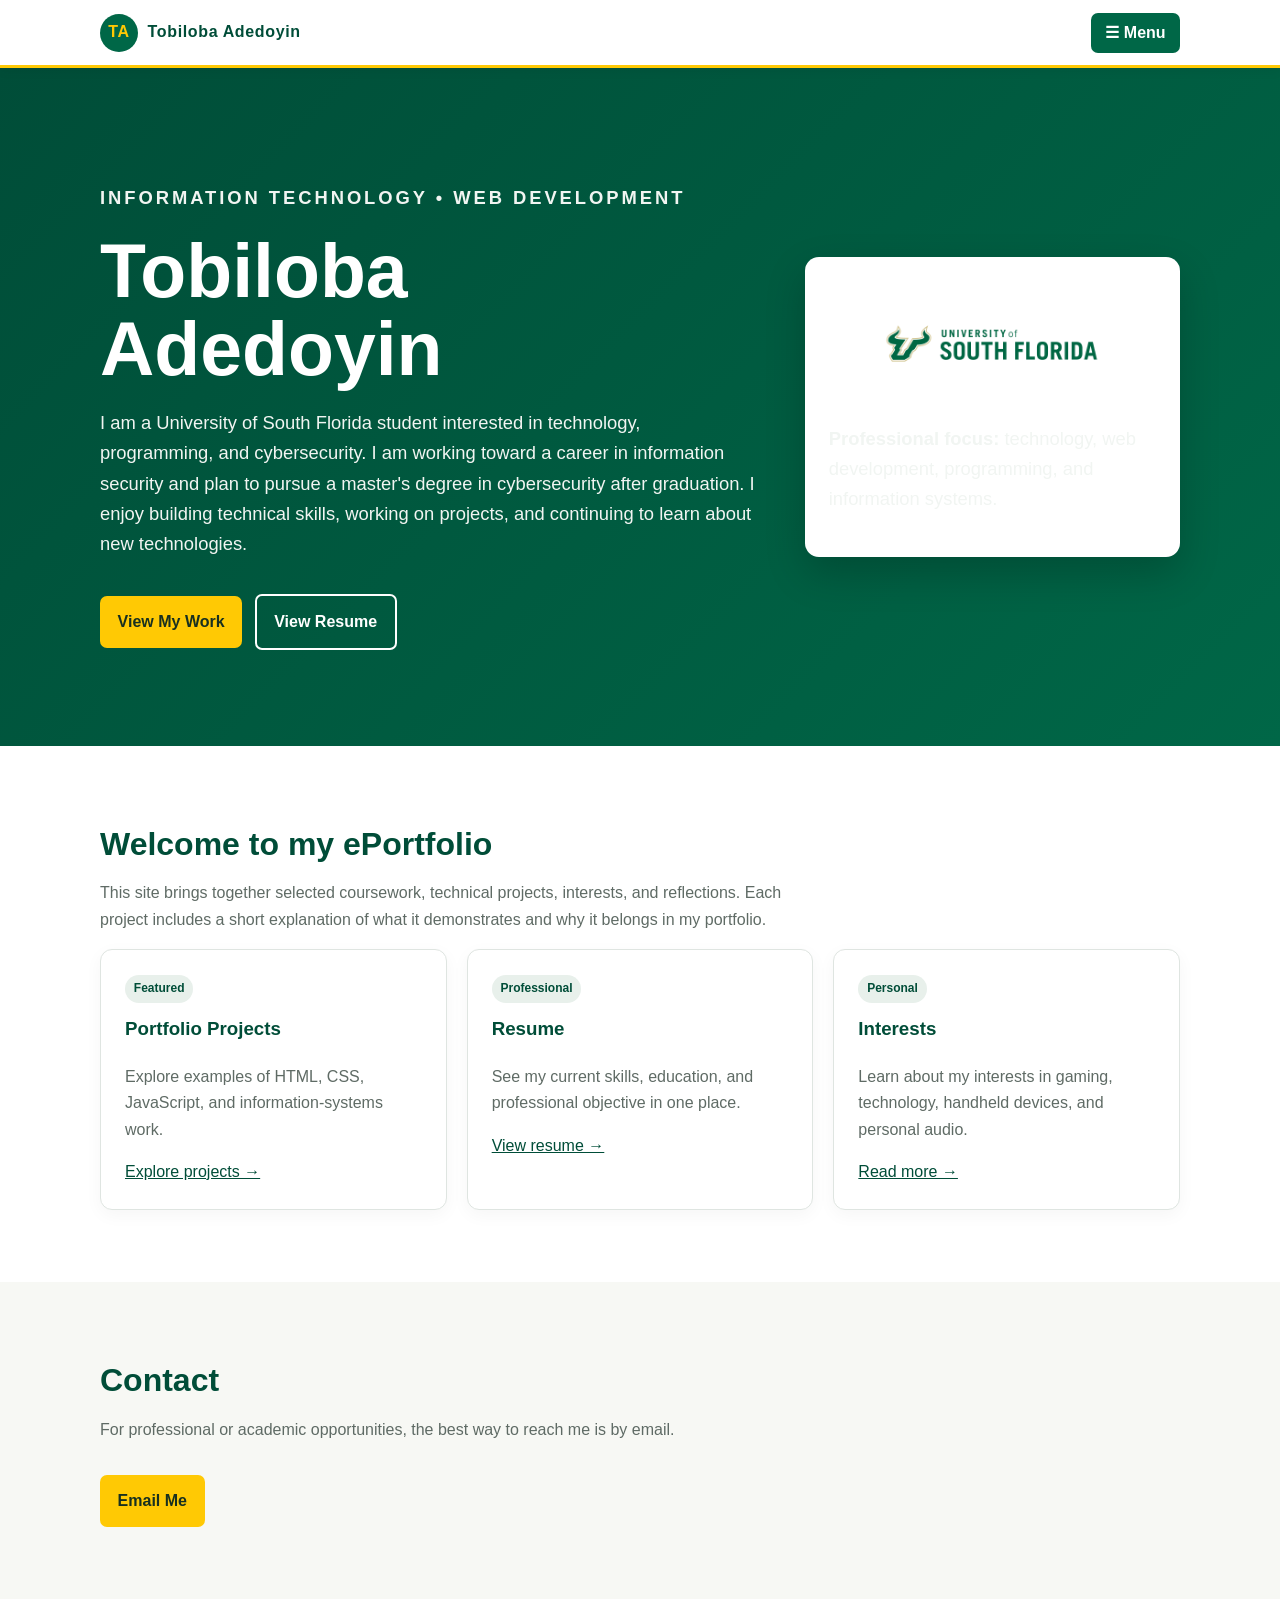
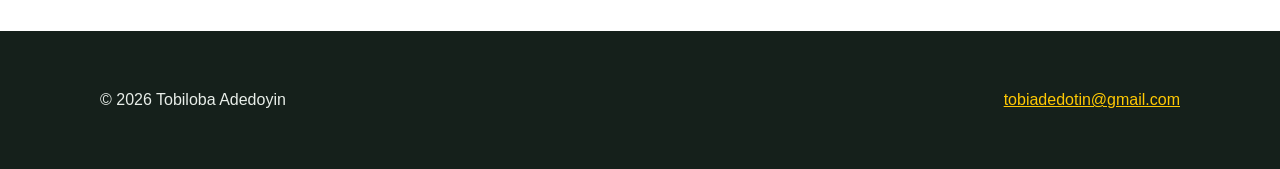
<file: index.html>
<!doctype html>
<html lang="en">
<head>
<meta charset="utf-8">
<meta name="viewport" content="width=device-width, initial-scale=1">
<meta name="description" content="Tobiloba Adedoyin's professional ePortfolio.">
<title>Home | Tobiloba Adedoyin</title>
<link rel="stylesheet" href="styles.css">
</head>
<body>
<a class="skip-link" href="#main-content">Skip to main content</a>
<header class="site-header">
  <div class="nav-wrap">
    <a class="brand" href="index.html"><span class="brand-mark" aria-hidden="true">TA</span><span>Tobiloba Adedoyin</span></a>
    <button class="nav-toggle" type="button" aria-expanded="false" aria-controls="site-nav">☰ Menu</button>
<nav id="site-nav" class="site-nav" aria-label="Main navigation"></nav>  
</div>
</header>
<main id="main-content">
<section class="hero">
  <div class="container hero-grid">
    <div>
      <p class="eyebrow">Information Technology • Web Development</p>
      <h1>Tobiloba Adedoyin</h1>
      <p>I am a University of South Florida student interested in technology, programming, and cybersecurity. I am working toward a career in information security and plan to pursue a master's degree in cybersecurity after graduation. I enjoy building technical skills, working on projects, and continuing to learn about new technologies.</p>
      <a class="btn btn-primary" href="portfolio.html">View My Work</a>
      <a class="btn btn-secondary" href="resume.html">View Resume</a>
    </div>
    <aside class="hero-card" aria-label="University affiliation">
      <img src="assets/usf-logo.png" alt="University of South Florida logo">
      <p><strong>Professional focus:</strong> technology, web development, programming, and information systems.</p>
    </aside>
  </div>
</section>
<section class="section">
  <div class="container">
    <h2>Welcome to my ePortfolio</h2>
    <p class="section-intro">This site brings together selected coursework, technical projects, interests, and reflections. Each project includes a short explanation of what it demonstrates and why it belongs in my portfolio.</p>
    <div class="grid">
      <article class="card"><span class="tag">Featured</span><h3>Portfolio Projects</h3><p>Explore examples of HTML, CSS, JavaScript, and information-systems work.</p><a href="portfolio.html">Explore projects →</a></article>
      <article class="card"><span class="tag">Professional</span><h3>Resume</h3><p>See my current skills, education, and professional objective in one place.</p><a href="resume.html">View resume →</a></article>
      <article class="card"><span class="tag">Personal</span><h3>Interests</h3><p>Learn about my interests in gaming, technology, handheld devices, and personal audio.</p><a href="interests.html">Read more →</a></article>
    </div>
  </div>
</section>
<section class="section alt">
  <div class="container">
    <h2>Contact</h2>
    <p class="section-intro">For professional or academic opportunities, the best way to reach me is by email.</p>
    <a class="btn btn-primary" href="mailto:tobiadedotin@gmail.com">Email Me</a>
  </div>
</section>
</main>
<footer class="site-footer">
  <div class="container footer-grid">
    <p>© 2026 Tobiloba Adedoyin</p>
    <p><a href="mailto:tobiadedotin@gmail.com">tobiadedotin@gmail.com</a></p>
  </div>
</footer>
<script src="nav.js" defer></script>
</body>
</html>
</file>
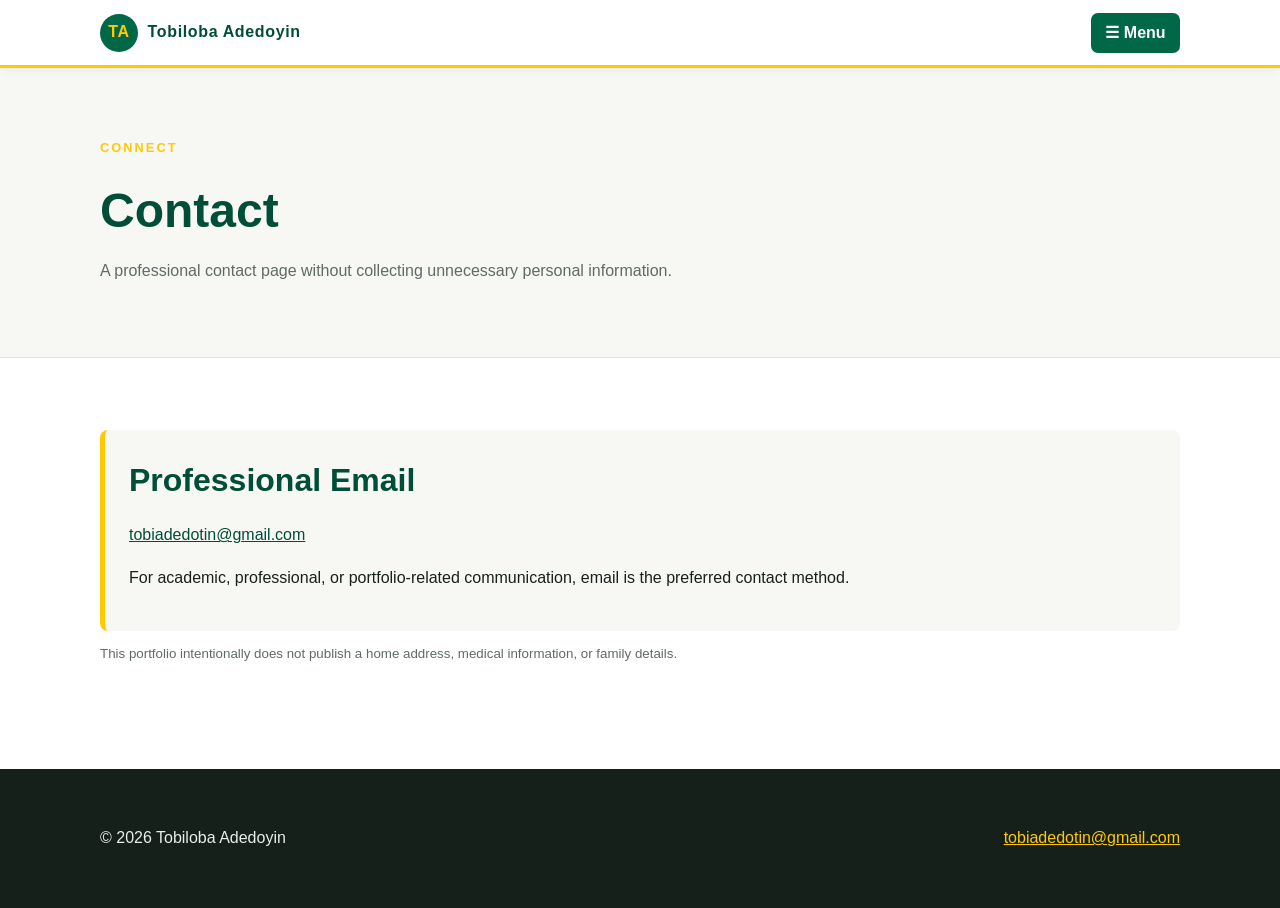
<file: contact.html>
<!doctype html>
<html lang="en">
<head>
<meta charset="utf-8">
<meta name="viewport" content="width=device-width, initial-scale=1">
<meta name="description" content="Tobiloba Adedoyin's professional ePortfolio.">
<title>Contact | Tobiloba Adedoyin</title>
<link rel="stylesheet" href="styles.css">
</head>
<body>
<a class="skip-link" href="#main-content">Skip to main content</a>
<header class="site-header">
  <div class="nav-wrap">
    <a class="brand" href="index.html"><span class="brand-mark" aria-hidden="true">TA</span><span>Tobiloba Adedoyin</span></a>
    <button class="nav-toggle" type="button" aria-expanded="false" aria-controls="site-nav">☰ Menu</button>
<nav id="site-nav" class="site-nav" aria-label="Main navigation"></nav>  
</div>
</header>
<main id="main-content">
<section class="page-hero"><div class="container"><p class="eyebrow">Connect</p><h1>Contact</h1><p class="section-intro">A professional contact page without collecting unnecessary personal information.</p></div></section>
<section class="section"><div class="container">
<div class="contact-box">
<h2>Professional Email</h2>
<p><a href="mailto:tobiadedotin@gmail.com">tobiadedotin@gmail.com</a></p>
<p>For academic, professional, or portfolio-related communication, email is the preferred contact method.</p>
</div>
<small class="note">This portfolio intentionally does not publish a home address, medical information, or family details.</small>
</div></section>
</main>
<footer class="site-footer">
  <div class="container footer-grid">
    <p>© 2026 Tobiloba Adedoyin</p>
    <p><a href="mailto:tobiadedotin@gmail.com">tobiadedotin@gmail.com</a></p>
  </div>
</footer>
<script src="nav.js" defer></script>
</body>
</html>
</file>
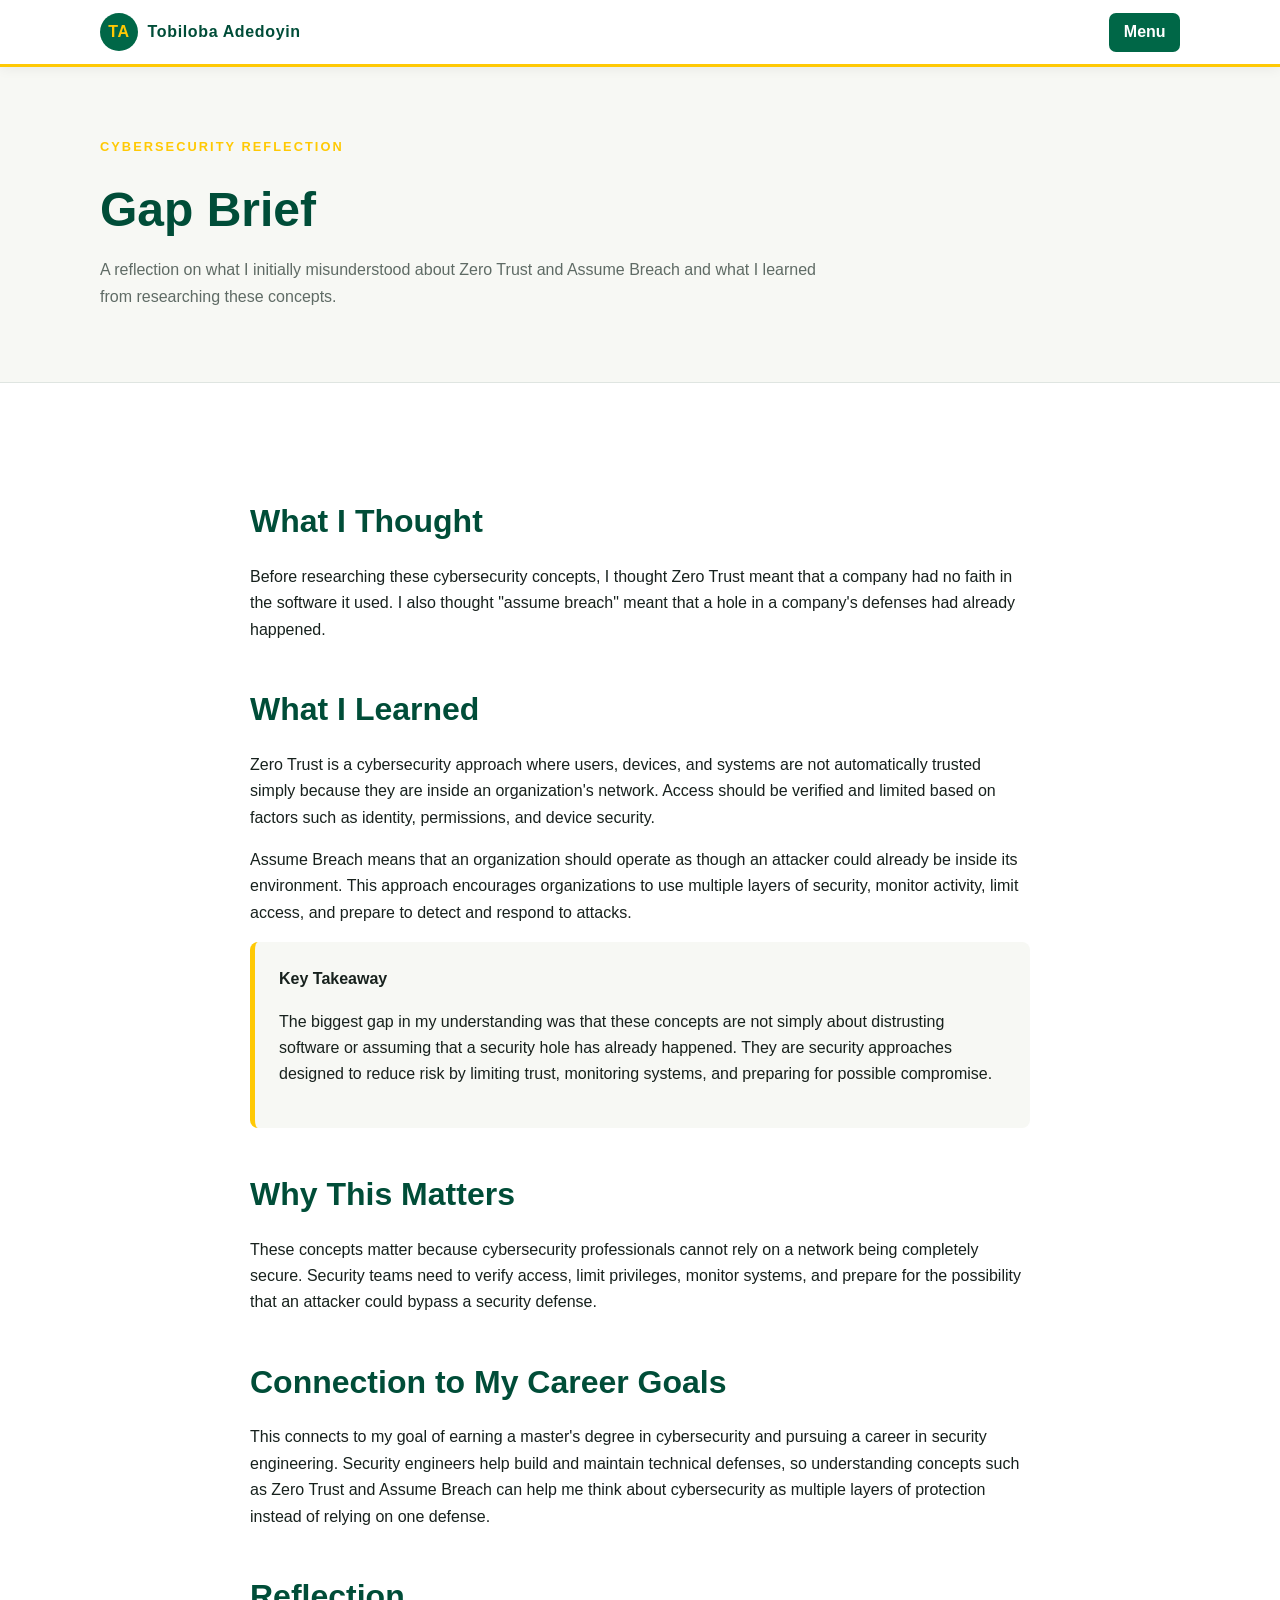
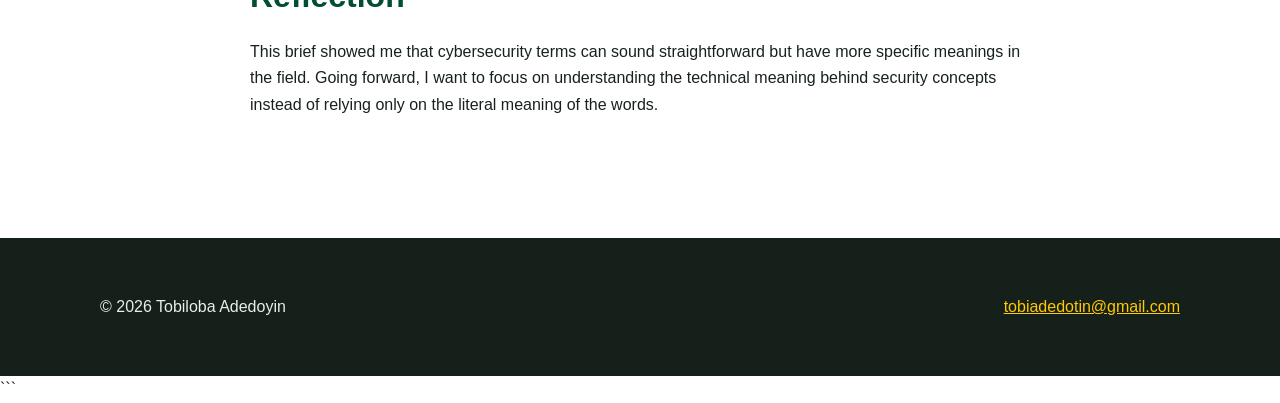
<file: gap-brief.html>
<!doctype html>
<html lang="en">
<head>
<meta charset="utf-8">
<meta name="viewport" content="width=device-width, initial-scale=1">
<meta name="description" content="Gap Brief reflection on Zero Trust and Assume Breach.">
<title>Gap Brief | Tobiloba Adedoyin</title>
<link rel="stylesheet" href="styles.css">
</head>

<body>

<a class="skip-link" href="#main-content">Skip to main content</a>

<header class="site-header">
  <div class="nav-wrap">

    <a class="brand" href="index.html">
      <span class="brand-mark" aria-hidden="true">TA</span>
      <span>Tobiloba Adedoyin</span>
    </a>

    <button class="nav-toggle"
            type="button"
            aria-expanded="false"
            aria-controls="site-nav">
      Menu
    </button>

   <nav id="site-nav" class="site-nav" aria-label="Main navigation"></nav> 
  </div>
</header>

<main id="main-content">

  <section class="page-hero">
    <div class="container">
      <p class="eyebrow">Cybersecurity Reflection</p>
      <h1>Gap Brief</h1>
      <p class="section-intro">
        A reflection on what I initially misunderstood about Zero Trust
        and Assume Breach and what I learned from researching these concepts.
      </p>
    </div>
  </section>

  <section class="section">
    <div class="container prose">

      <h2>What I Thought</h2>

      <p>
        Before researching these cybersecurity concepts, I thought Zero Trust
        meant that a company had no faith in the software it used. I also
        thought "assume breach" meant that a hole in a company's defenses
        had already happened.
      </p>

      <h2>What I Learned</h2>

      <p>
        Zero Trust is a cybersecurity approach where users, devices, and
        systems are not automatically trusted simply because they are inside
        an organization's network. Access should be verified and limited
        based on factors such as identity, permissions, and device security.
      </p>

      <p>
        Assume Breach means that an organization should operate as though an
        attacker could already be inside its environment. This approach
        encourages organizations to use multiple layers of security, monitor
        activity, limit access, and prepare to detect and respond to attacks.
      </p>

      <div class="contact-box">
        <strong>Key Takeaway</strong>
        <p>
          The biggest gap in my understanding was that these concepts are not
          simply about distrusting software or assuming that a security hole
          has already happened. They are security approaches designed to
          reduce risk by limiting trust, monitoring systems, and preparing
          for possible compromise.
        </p>
      </div>

      <h2>Why This Matters</h2>

      <p>
        These concepts matter because cybersecurity professionals cannot rely
        on a network being completely secure. Security teams need to verify
        access, limit privileges, monitor systems, and prepare for the
        possibility that an attacker could bypass a security defense.
      </p>

      <h2>Connection to My Career Goals</h2>

      <p>
        This connects to my goal of earning a master's degree in cybersecurity
        and pursuing a career in security engineering. Security engineers help
        build and maintain technical defenses, so understanding concepts such
        as Zero Trust and Assume Breach can help me think about cybersecurity
        as multiple layers of protection instead of relying on one defense.
      </p>

      <h2>Reflection</h2>

      <p>
        This brief showed me that cybersecurity terms can sound straightforward
        but have more specific meanings in the field. Going forward, I want to
        focus on understanding the technical meaning behind security concepts
        instead of relying only on the literal meaning of the words.
      </p>

    </div>
  </section>

</main>

<footer class="site-footer">
  <div class="container footer-grid">
    <p>© 2026 Tobiloba Adedoyin</p>
    <p>
      <a href="mailto:tobiadedotin@gmail.com">
        tobiadedotin@gmail.com
      </a>
    </p>
  </div>
</footer>

<script src="nav.js" defer></script>

</body>
</html>
```
</file>
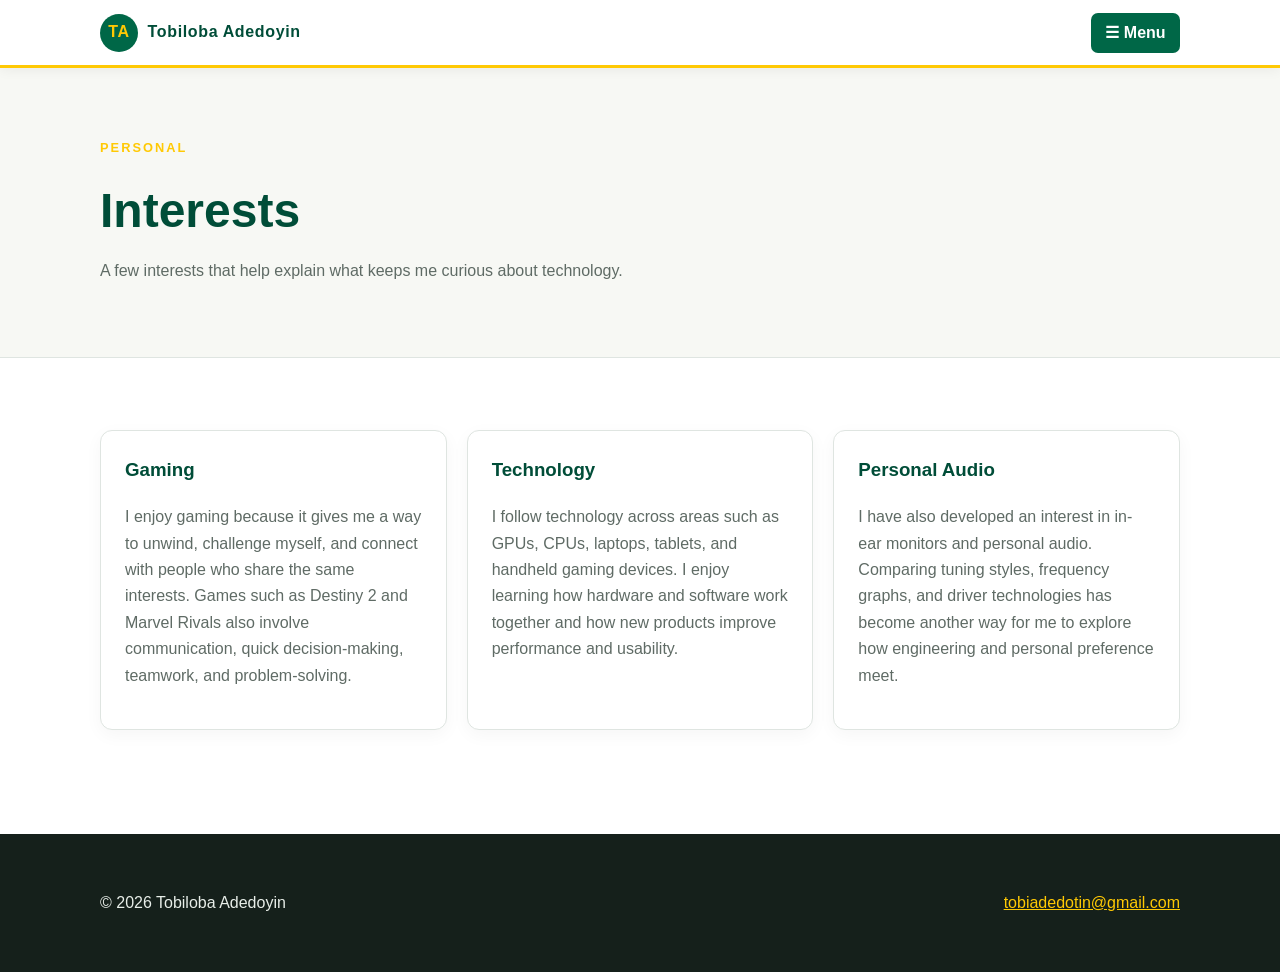
<file: interests.html>
<!doctype html>
<html lang="en">
<head>
<meta charset="utf-8">
<meta name="viewport" content="width=device-width, initial-scale=1">
<meta name="description" content="Tobiloba Adedoyin's professional ePortfolio.">
<title>Interests | Tobiloba Adedoyin</title>
<link rel="stylesheet" href="styles.css">
</head>
<body>
<a class="skip-link" href="#main-content">Skip to main content</a>
<header class="site-header">
  <div class="nav-wrap">
    <a class="brand" href="index.html"><span class="brand-mark" aria-hidden="true">TA</span><span>Tobiloba Adedoyin</span></a>
    <button class="nav-toggle" type="button" aria-expanded="false" aria-controls="site-nav">☰ Menu</button>
<nav id="site-nav" class="site-nav" aria-label="Main navigation"></nav>  
</div>
</header>
<main id="main-content">
<section class="page-hero"><div class="container"><p class="eyebrow">Personal</p><h1>Interests</h1><p class="section-intro">A few interests that help explain what keeps me curious about technology.</p></div></section>
<section class="section"><div class="container">
<div class="grid">
<article class="card"><h3>Gaming</h3><p>I enjoy gaming because it gives me a way to unwind, challenge myself, and connect with people who share the same interests. Games such as Destiny 2 and Marvel Rivals also involve communication, quick decision-making, teamwork, and problem-solving.</p></article>
<article class="card"><h3>Technology</h3><p>I follow technology across areas such as GPUs, CPUs, laptops, tablets, and handheld gaming devices. I enjoy learning how hardware and software work together and how new products improve performance and usability.</p></article>
<article class="card"><h3>Personal Audio</h3><p>I have also developed an interest in in-ear monitors and personal audio. Comparing tuning styles, frequency graphs, and driver technologies has become another way for me to explore how engineering and personal preference meet.</p></article>
</div>
</div></section>
</main>
<footer class="site-footer">
  <div class="container footer-grid">
    <p>© 2026 Tobiloba Adedoyin</p>
    <p><a href="mailto:tobiadedotin@gmail.com">tobiadedotin@gmail.com</a></p>
  </div>
</footer>
<script src="nav.js" defer></script>
</body>
</html>
</file>
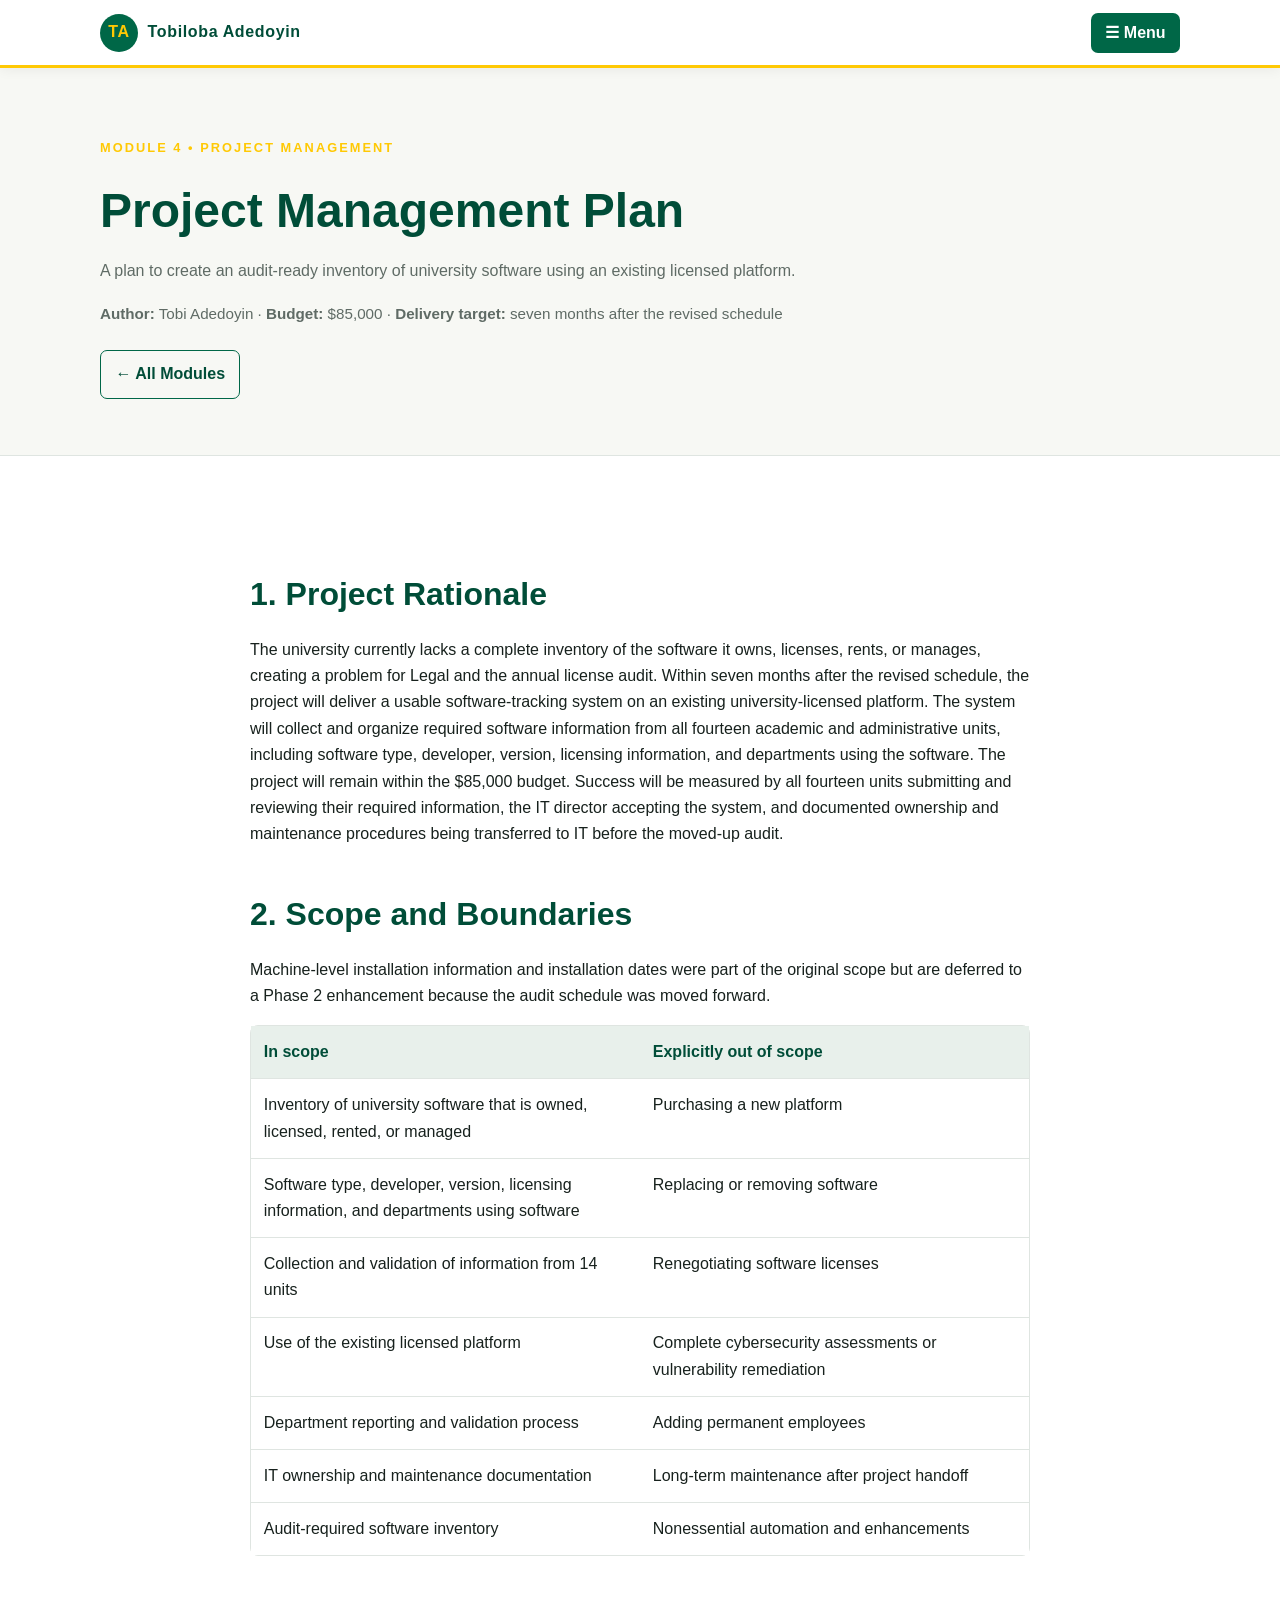
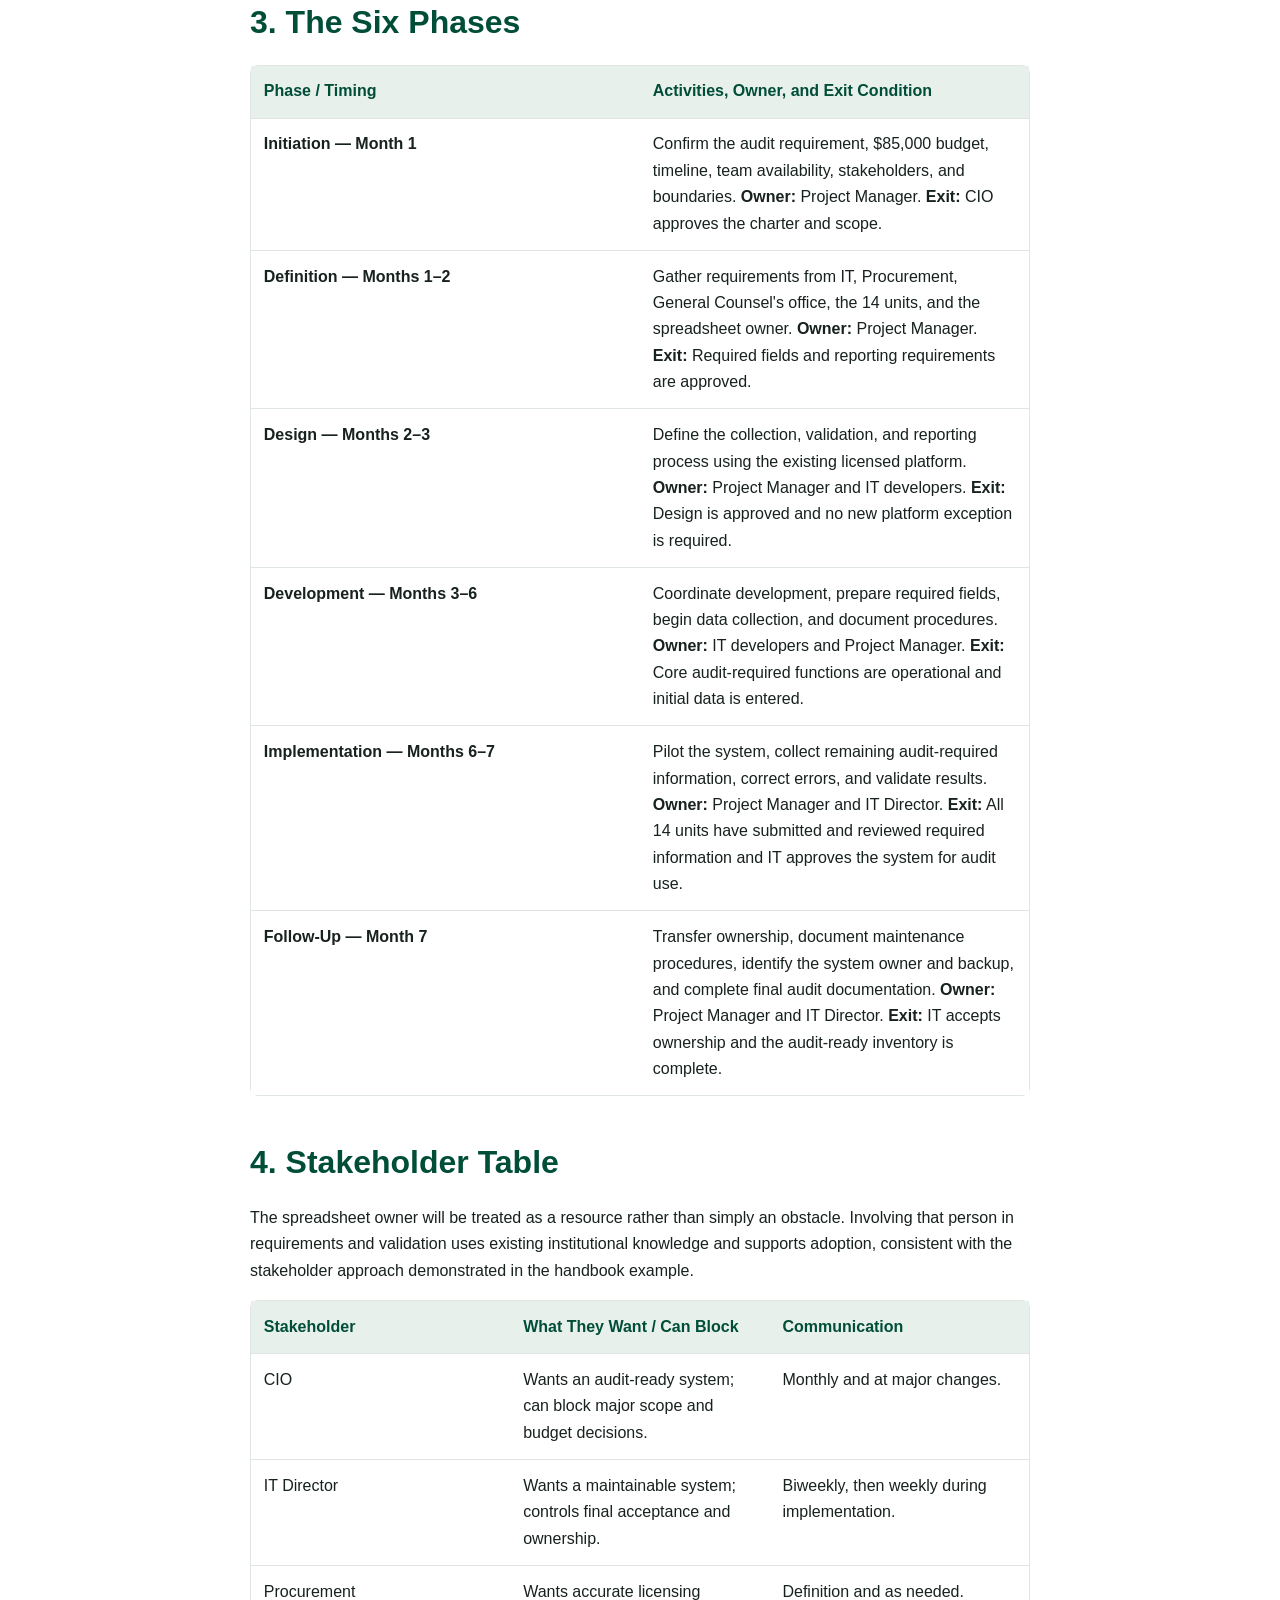
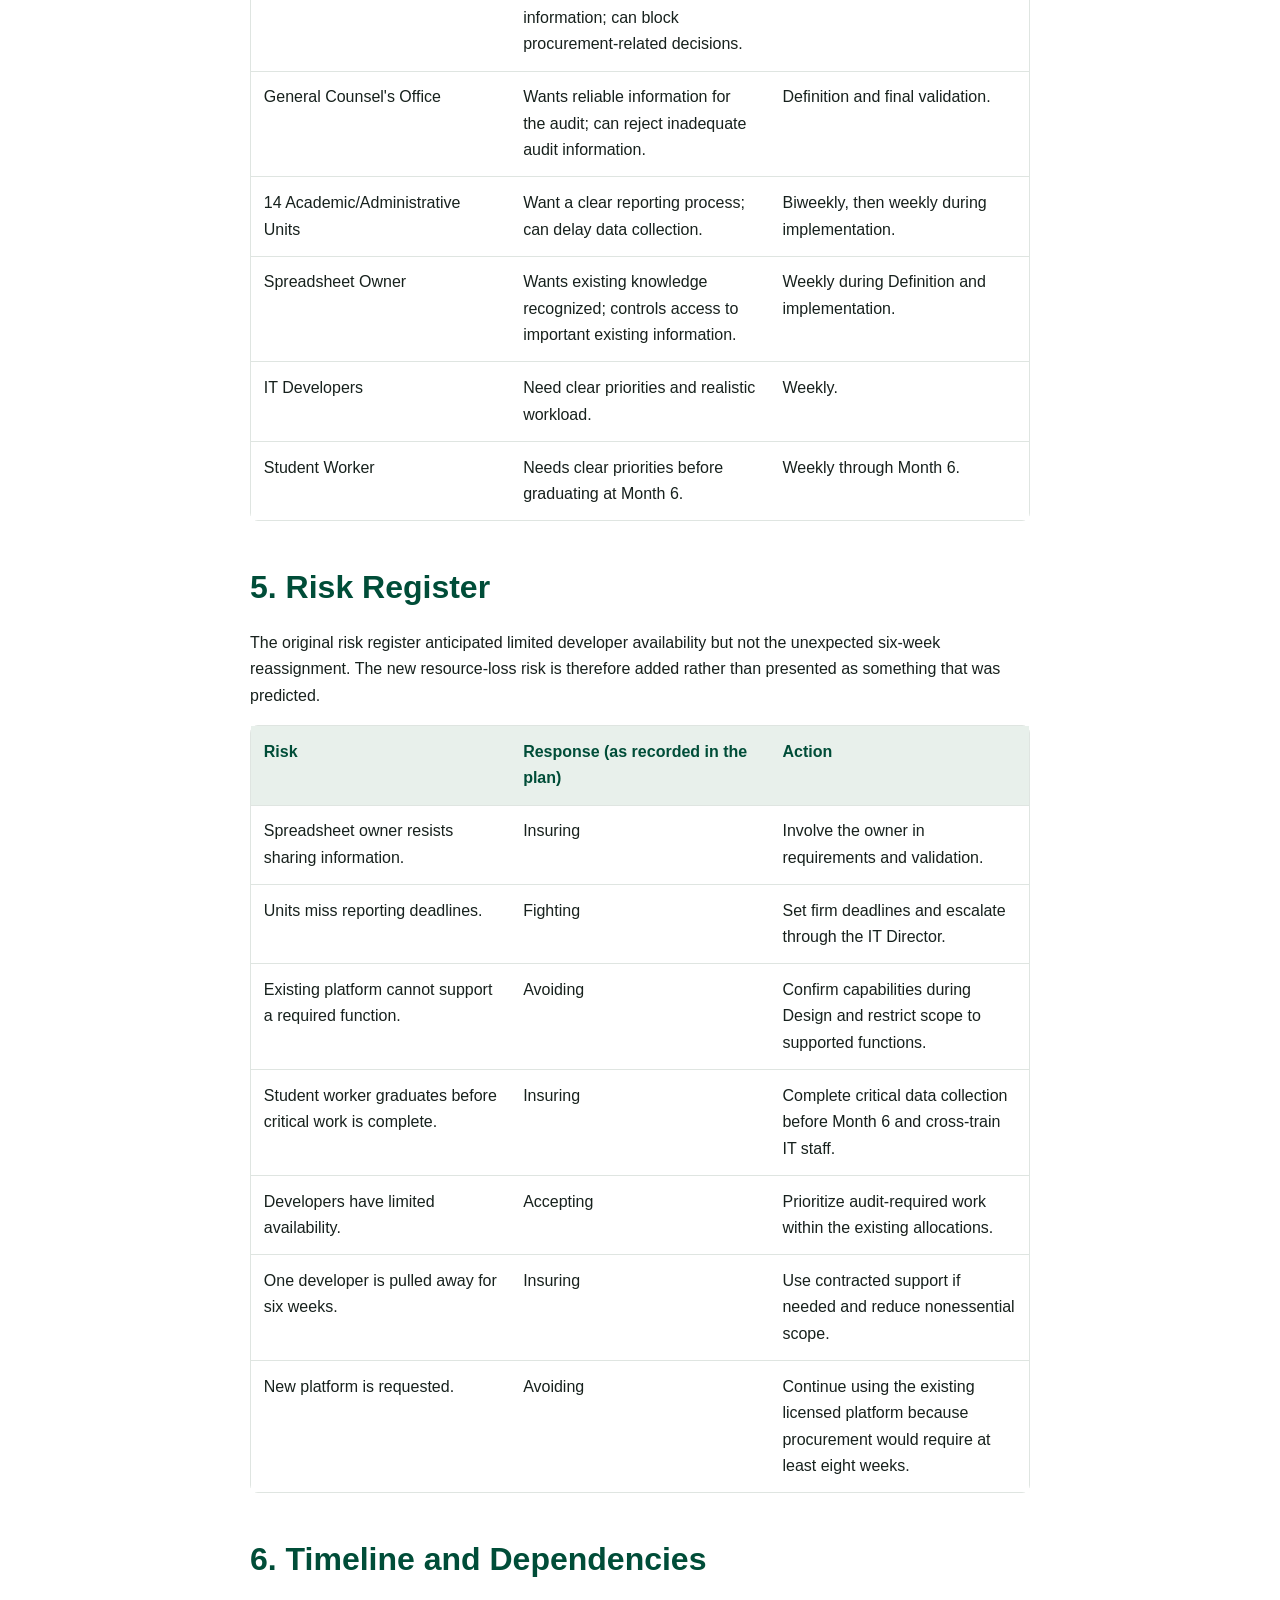
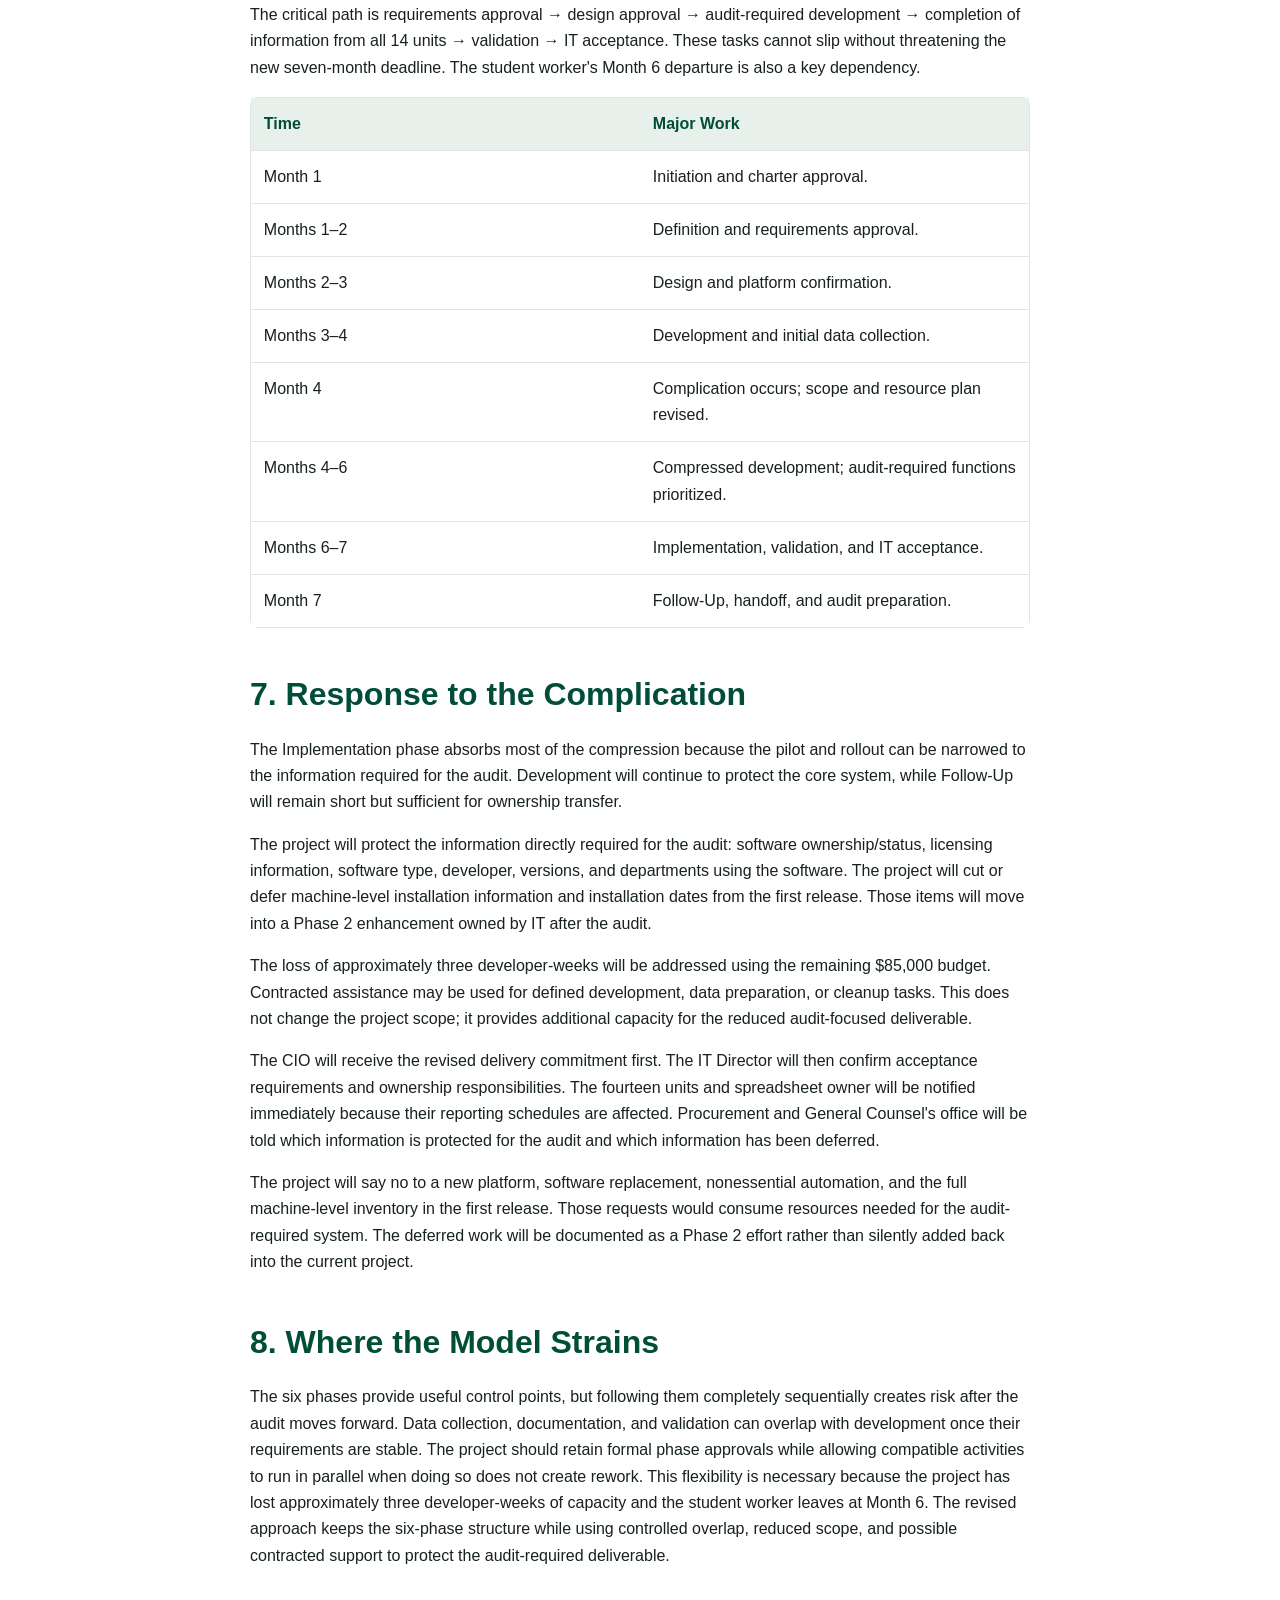
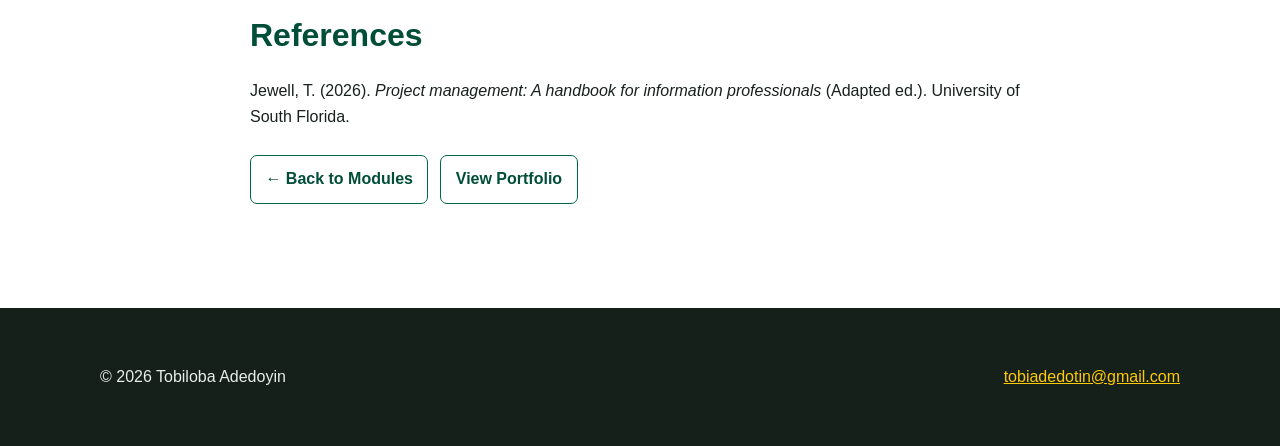
<file: module4.html>
<!doctype html>
<html lang="en">
<head>
<meta charset="utf-8">
<meta name="viewport" content="width=device-width, initial-scale=1">
<meta name="description" content="Module 4 project management plan by Tobi Adedoyin.">
<title>Module 4: Project Management Plan | Tobiloba Adedoyin</title>
<link rel="stylesheet" href="styles.css">
</head>
<body>
<a class="skip-link" href="#main-content">Skip to main content</a>
<header class="site-header">
  <div class="nav-wrap">
    <a class="brand" href="index.html"><span class="brand-mark" aria-hidden="true">TA</span><span>Tobiloba Adedoyin</span></a>
    <button class="nav-toggle" type="button" aria-expanded="false" aria-controls="site-nav">☰ Menu</button>
    <nav id="site-nav" class="site-nav" aria-label="Main navigation"></nav>
  </div>
</header>
<main id="main-content">
<section class="page-hero"><div class="container"><p class="eyebrow">Module 4 • Project Management</p><h1>Project Management Plan</h1><p class="section-intro">A plan to create an audit-ready inventory of university software using an existing licensed platform.</p><p class="meta"><strong>Author:</strong> Tobi Adedoyin · <strong>Budget:</strong> $85,000 · <strong>Delivery target:</strong> seven months after the revised schedule</p><div class="module-actions"><a href="modules.html">← All Modules</a></div></div></section>
<section class="section"><div class="container prose module-content">
<h2>1. Project Rationale</h2><p>The university currently lacks a complete inventory of the software it owns, licenses, rents, or manages, creating a problem for Legal and the annual license audit. Within seven months after the revised schedule, the project will deliver a usable software-tracking system on an existing university-licensed platform. The system will collect and organize required software information from all fourteen academic and administrative units, including software type, developer, version, licensing information, and departments using the software. The project will remain within the $85,000 budget. Success will be measured by all fourteen units submitting and reviewing their required information, the IT director accepting the system, and documented ownership and maintenance procedures being transferred to IT before the moved-up audit.</p>
<h2>2. Scope and Boundaries</h2><p>Machine-level installation information and installation dates were part of the original scope but are deferred to a Phase 2 enhancement because the audit schedule was moved forward.</p><div class="table-scroll"><table class="data-table"><thead><tr><th>In scope</th><th>Explicitly out of scope</th></tr></thead><tbody>
<tr><td>Inventory of university software that is owned, licensed, rented, or managed</td><td>Purchasing a new platform</td></tr><tr><td>Software type, developer, version, licensing information, and departments using software</td><td>Replacing or removing software</td></tr><tr><td>Collection and validation of information from 14 units</td><td>Renegotiating software licenses</td></tr><tr><td>Use of the existing licensed platform</td><td>Complete cybersecurity assessments or vulnerability remediation</td></tr><tr><td>Department reporting and validation process</td><td>Adding permanent employees</td></tr><tr><td>IT ownership and maintenance documentation</td><td>Long-term maintenance after project handoff</td></tr><tr><td>Audit-required software inventory</td><td>Nonessential automation and enhancements</td></tr>
</tbody></table></div>
<h2>3. The Six Phases</h2><div class="table-scroll"><table class="data-table"><thead><tr><th>Phase / Timing</th><th>Activities, Owner, and Exit Condition</th></tr></thead><tbody>
<tr><td><strong>Initiation — Month 1</strong></td><td>Confirm the audit requirement, $85,000 budget, timeline, team availability, stakeholders, and boundaries. <strong>Owner:</strong> Project Manager. <strong>Exit:</strong> CIO approves the charter and scope.</td></tr>
<tr><td><strong>Definition — Months 1–2</strong></td><td>Gather requirements from IT, Procurement, General Counsel's office, the 14 units, and the spreadsheet owner. <strong>Owner:</strong> Project Manager. <strong>Exit:</strong> Required fields and reporting requirements are approved.</td></tr>
<tr><td><strong>Design — Months 2–3</strong></td><td>Define the collection, validation, and reporting process using the existing licensed platform. <strong>Owner:</strong> Project Manager and IT developers. <strong>Exit:</strong> Design is approved and no new platform exception is required.</td></tr>
<tr><td><strong>Development — Months 3–6</strong></td><td>Coordinate development, prepare required fields, begin data collection, and document procedures. <strong>Owner:</strong> IT developers and Project Manager. <strong>Exit:</strong> Core audit-required functions are operational and initial data is entered.</td></tr>
<tr><td><strong>Implementation — Months 6–7</strong></td><td>Pilot the system, collect remaining audit-required information, correct errors, and validate results. <strong>Owner:</strong> Project Manager and IT Director. <strong>Exit:</strong> All 14 units have submitted and reviewed required information and IT approves the system for audit use.</td></tr>
<tr><td><strong>Follow-Up — Month 7</strong></td><td>Transfer ownership, document maintenance procedures, identify the system owner and backup, and complete final audit documentation. <strong>Owner:</strong> Project Manager and IT Director. <strong>Exit:</strong> IT accepts ownership and the audit-ready inventory is complete.</td></tr>
</tbody></table></div>
<h2>4. Stakeholder Table</h2><p>The spreadsheet owner will be treated as a resource rather than simply an obstacle. Involving that person in requirements and validation uses existing institutional knowledge and supports adoption, consistent with the stakeholder approach demonstrated in the handbook example.</p><div class="table-scroll"><table class="data-table"><thead><tr><th>Stakeholder</th><th>What They Want / Can Block</th><th>Communication</th></tr></thead><tbody>
<tr><td>CIO</td><td>Wants an audit-ready system; can block major scope and budget decisions.</td><td>Monthly and at major changes.</td></tr><tr><td>IT Director</td><td>Wants a maintainable system; controls final acceptance and ownership.</td><td>Biweekly, then weekly during implementation.</td></tr><tr><td>Procurement</td><td>Wants accurate licensing information; can block procurement-related decisions.</td><td>Definition and as needed.</td></tr><tr><td>General Counsel's Office</td><td>Wants reliable information for the audit; can reject inadequate audit information.</td><td>Definition and final validation.</td></tr><tr><td>14 Academic/Administrative Units</td><td>Want a clear reporting process; can delay data collection.</td><td>Biweekly, then weekly during implementation.</td></tr><tr><td>Spreadsheet Owner</td><td>Wants existing knowledge recognized; controls access to important existing information.</td><td>Weekly during Definition and implementation.</td></tr><tr><td>IT Developers</td><td>Need clear priorities and realistic workload.</td><td>Weekly.</td></tr><tr><td>Student Worker</td><td>Needs clear priorities before graduating at Month 6.</td><td>Weekly through Month 6.</td></tr>
</tbody></table></div>
<h2>5. Risk Register</h2><p>The original risk register anticipated limited developer availability but not the unexpected six-week reassignment. The new resource-loss risk is therefore added rather than presented as something that was predicted.</p><div class="table-scroll"><table class="data-table"><thead><tr><th>Risk</th><th>Response (as recorded in the plan)</th><th>Action</th></tr></thead><tbody>
<tr><td>Spreadsheet owner resists sharing information.</td><td>Insuring</td><td>Involve the owner in requirements and validation.</td></tr><tr><td>Units miss reporting deadlines.</td><td>Fighting</td><td>Set firm deadlines and escalate through the IT Director.</td></tr><tr><td>Existing platform cannot support a required function.</td><td>Avoiding</td><td>Confirm capabilities during Design and restrict scope to supported functions.</td></tr><tr><td>Student worker graduates before critical work is complete.</td><td>Insuring</td><td>Complete critical data collection before Month 6 and cross-train IT staff.</td></tr><tr><td>Developers have limited availability.</td><td>Accepting</td><td>Prioritize audit-required work within the existing allocations.</td></tr><tr><td>One developer is pulled away for six weeks.</td><td>Insuring</td><td>Use contracted support if needed and reduce nonessential scope.</td></tr><tr><td>New platform is requested.</td><td>Avoiding</td><td>Continue using the existing licensed platform because procurement would require at least eight weeks.</td></tr>
</tbody></table></div>
<h2>6. Timeline and Dependencies</h2><p>The critical path is requirements approval → design approval → audit-required development → completion of information from all 14 units → validation → IT acceptance. These tasks cannot slip without threatening the new seven-month deadline. The student worker's Month 6 departure is also a key dependency.</p><div class="table-scroll"><table class="data-table"><thead><tr><th>Time</th><th>Major Work</th></tr></thead><tbody>
<tr><td>Month 1</td><td>Initiation and charter approval.</td></tr><tr><td>Months 1–2</td><td>Definition and requirements approval.</td></tr><tr><td>Months 2–3</td><td>Design and platform confirmation.</td></tr><tr><td>Months 3–4</td><td>Development and initial data collection.</td></tr><tr><td>Month 4</td><td>Complication occurs; scope and resource plan revised.</td></tr><tr><td>Months 4–6</td><td>Compressed development; audit-required functions prioritized.</td></tr><tr><td>Months 6–7</td><td>Implementation, validation, and IT acceptance.</td></tr><tr><td>Month 7</td><td>Follow-Up, handoff, and audit preparation.</td></tr>
</tbody></table></div>
<h2>7. Response to the Complication</h2><p>The Implementation phase absorbs most of the compression because the pilot and rollout can be narrowed to the information required for the audit. Development will continue to protect the core system, while Follow-Up will remain short but sufficient for ownership transfer.</p><p>The project will protect the information directly required for the audit: software ownership/status, licensing information, software type, developer, versions, and departments using the software. The project will cut or defer machine-level installation information and installation dates from the first release. Those items will move into a Phase 2 enhancement owned by IT after the audit.</p><p>The loss of approximately three developer-weeks will be addressed using the remaining $85,000 budget. Contracted assistance may be used for defined development, data preparation, or cleanup tasks. This does not change the project scope; it provides additional capacity for the reduced audit-focused deliverable.</p><p>The CIO will receive the revised delivery commitment first. The IT Director will then confirm acceptance requirements and ownership responsibilities. The fourteen units and spreadsheet owner will be notified immediately because their reporting schedules are affected. Procurement and General Counsel's office will be told which information is protected for the audit and which information has been deferred.</p><p>The project will say no to a new platform, software replacement, nonessential automation, and the full machine-level inventory in the first release. Those requests would consume resources needed for the audit-required system. The deferred work will be documented as a Phase 2 effort rather than silently added back into the current project.</p>
<h2>8. Where the Model Strains</h2><p>The six phases provide useful control points, but following them completely sequentially creates risk after the audit moves forward. Data collection, documentation, and validation can overlap with development once their requirements are stable. The project should retain formal phase approvals while allowing compatible activities to run in parallel when doing so does not create rework. This flexibility is necessary because the project has lost approximately three developer-weeks of capacity and the student worker leaves at Month 6. The revised approach keeps the six-phase structure while using controlled overlap, reduced scope, and possible contracted support to protect the audit-required deliverable.</p>
<h2>References</h2><p>Jewell, T. (2026). <em>Project management: A handbook for information professionals</em> (Adapted ed.). University of South Florida.</p>
<div class="module-actions"><a href="modules.html">← Back to Modules</a><a href="portfolio.html">View Portfolio</a></div>
</div></section>
</main>
<footer class="site-footer"><div class="container footer-grid"><p>© 2026 Tobiloba Adedoyin</p><p><a href="mailto:tobiadedotin@gmail.com">tobiadedotin@gmail.com</a></p></div></footer>
<script src="nav.js" defer></script>
</body>
</html>
</file>
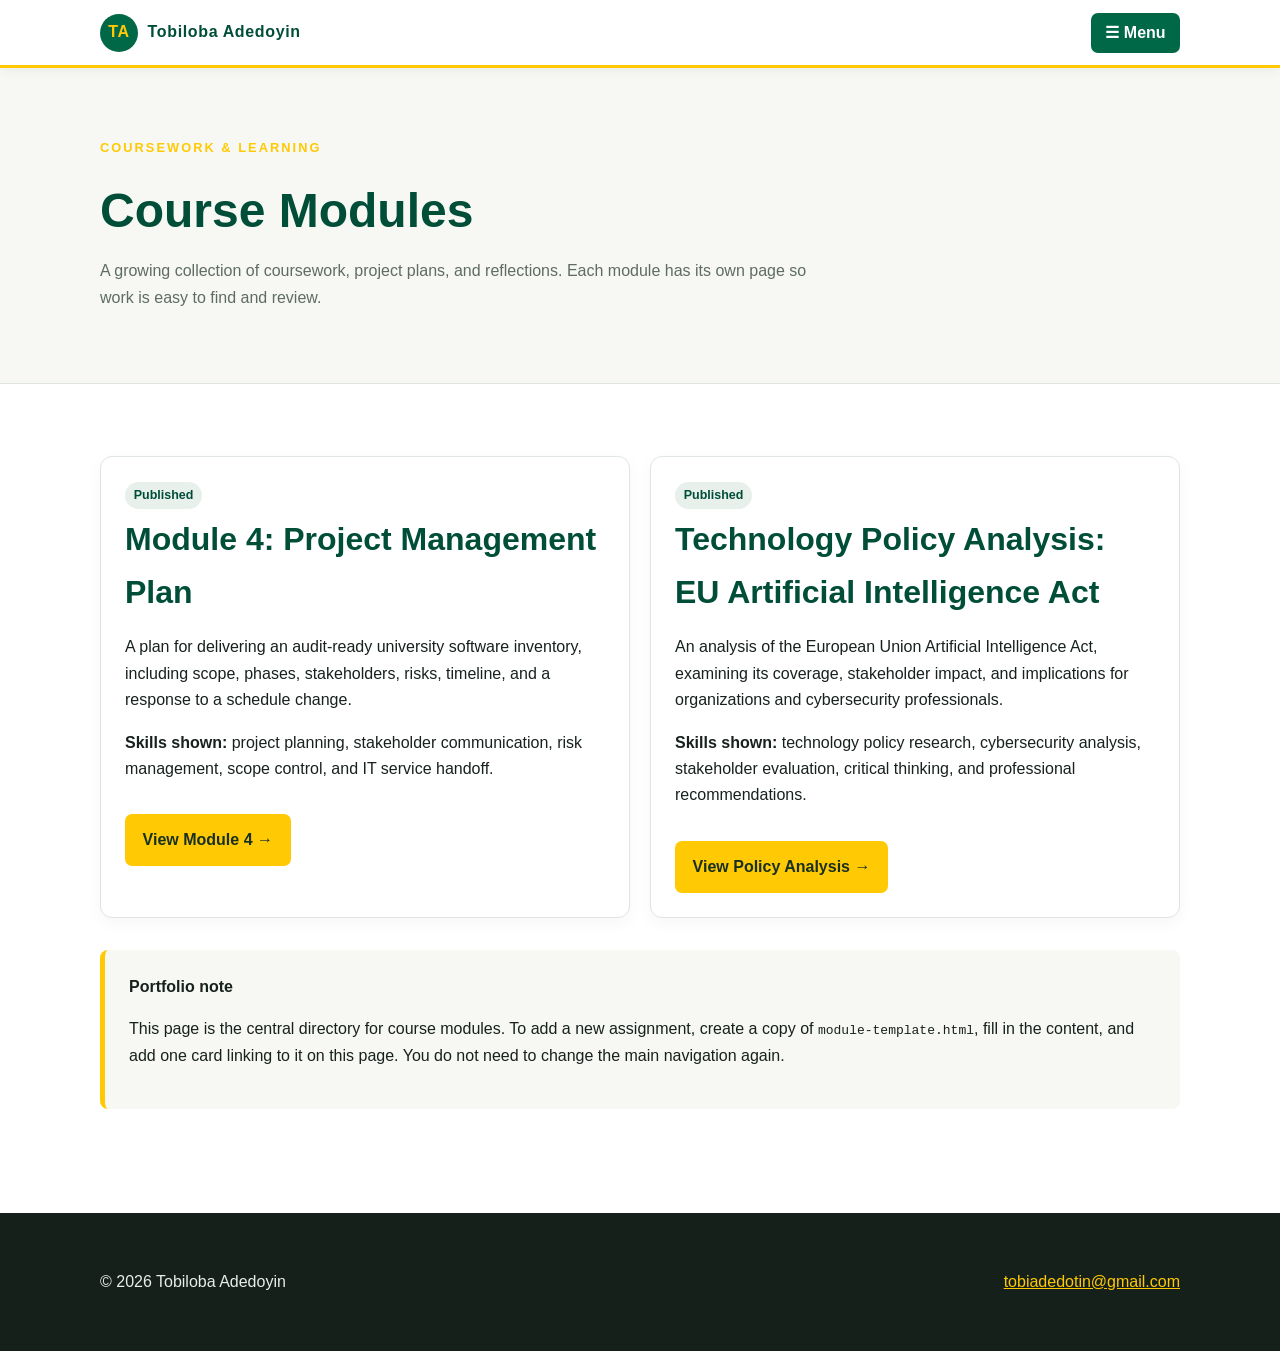
<file: modules.html>
<!doctype html>
<html lang="en">
<head>
<meta charset="utf-8">
<meta name="viewport" content="width=device-width, initial-scale=1">
<meta name="description" content="Coursework modules and project assignments by Tobiloba Adedoyin.">
<title>Modules | Tobiloba Adedoyin</title>
<link rel="stylesheet" href="styles.css">
</head>
<body>
<a class="skip-link" href="#main-content">Skip to main content</a>
<header class="site-header">
  <div class="nav-wrap">
    <a class="brand" href="index.html"><span class="brand-mark" aria-hidden="true">TA</span><span>Tobiloba Adedoyin</span></a>
    <button class="nav-toggle" type="button" aria-expanded="false" aria-controls="site-nav">☰ Menu</button>
    <nav id="site-nav" class="site-nav" aria-label="Main navigation"></nav>
  </div>
</header>
<main id="main-content">
<section class="page-hero"><div class="container"><p class="eyebrow">Coursework &amp; Learning</p><h1>Course Modules</h1><p class="section-intro">A growing collection of coursework, project plans, and reflections. Each module has its own page so work is easy to find and review.</p></div></section>
<section class="section"><div class="container"><div class="module-grid">
<article class="module-card"><span class="module-status">Published</span><h2>Module 4: Project Management Plan</h2><p>A plan for delivering an audit-ready university software inventory, including scope, phases, stakeholders, risks, timeline, and a response to a schedule change.</p><p><strong>Skills shown:</strong> project planning, stakeholder communication, risk management, scope control, and IT service handoff.</p><a class="btn btn-primary" href="module4.html">View Module 4 →</a></article> <article class="module-card">
    <span class="module-status">Published</span>
    <h2>Technology Policy Analysis: EU Artificial Intelligence Act</h2>
    <p>An analysis of the European Union Artificial Intelligence Act, examining its coverage, stakeholder impact, and implications for organizations and cybersecurity professionals.</p>
    <p><strong>Skills shown:</strong> technology policy research, cybersecurity analysis, stakeholder evaluation, critical thinking, and professional recommendations.</p>
    <a class="btn btn-primary" href="policy-analysis.html">View Policy Analysis →</a>
  </article>

</div><div class="contact-box" style="margin-top:2rem"><strong>Portfolio note</strong><p>This page is the central directory for course modules. To add a new assignment, create a copy of <code>module-template.html</code>, fill in the content, and add one card linking to it on this page. You do not need to change the main navigation again.</p></div></div></section>
</main>
<footer class="site-footer"><div class="container footer-grid"><p>© 2026 Tobiloba Adedoyin</p><p><a href="mailto:tobiadedotin@gmail.com">tobiadedotin@gmail.com</a></p></div></footer>
<script src="nav.js" defer></script>
</body>
</html>
</file>
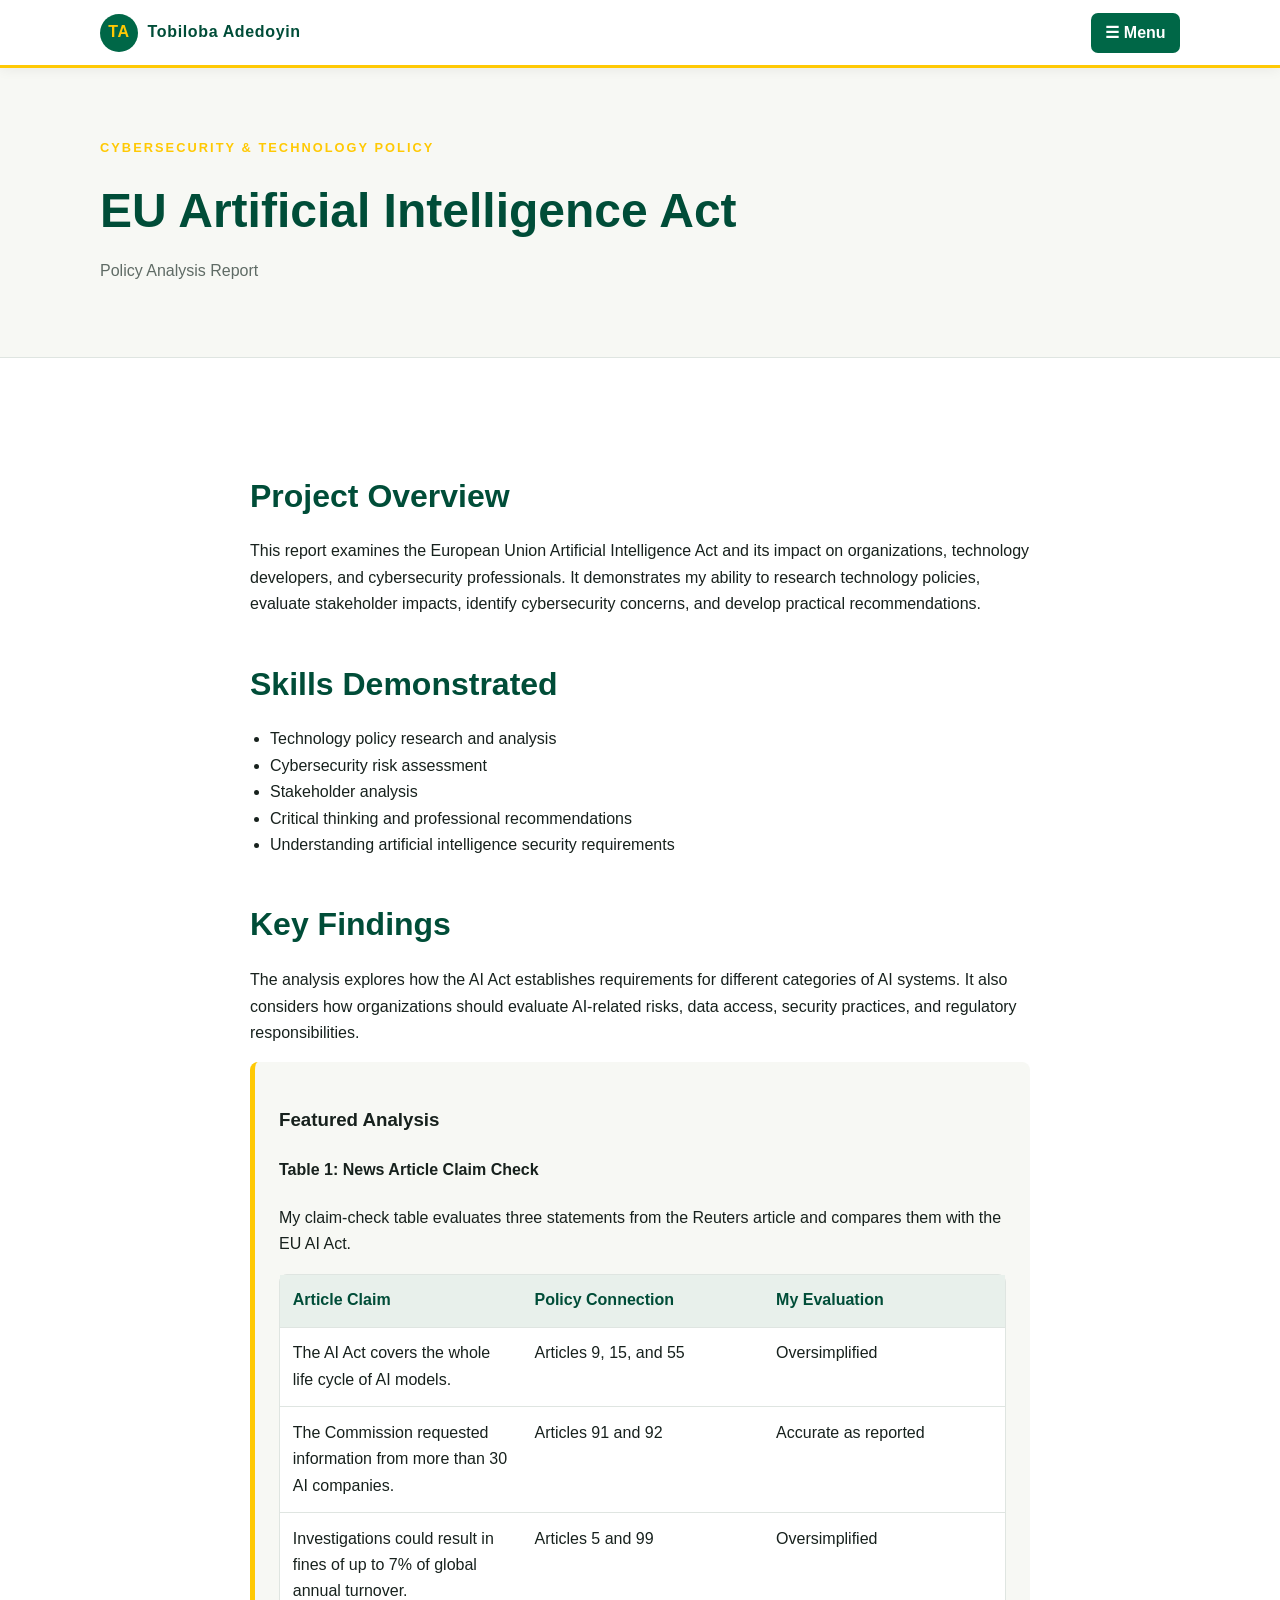
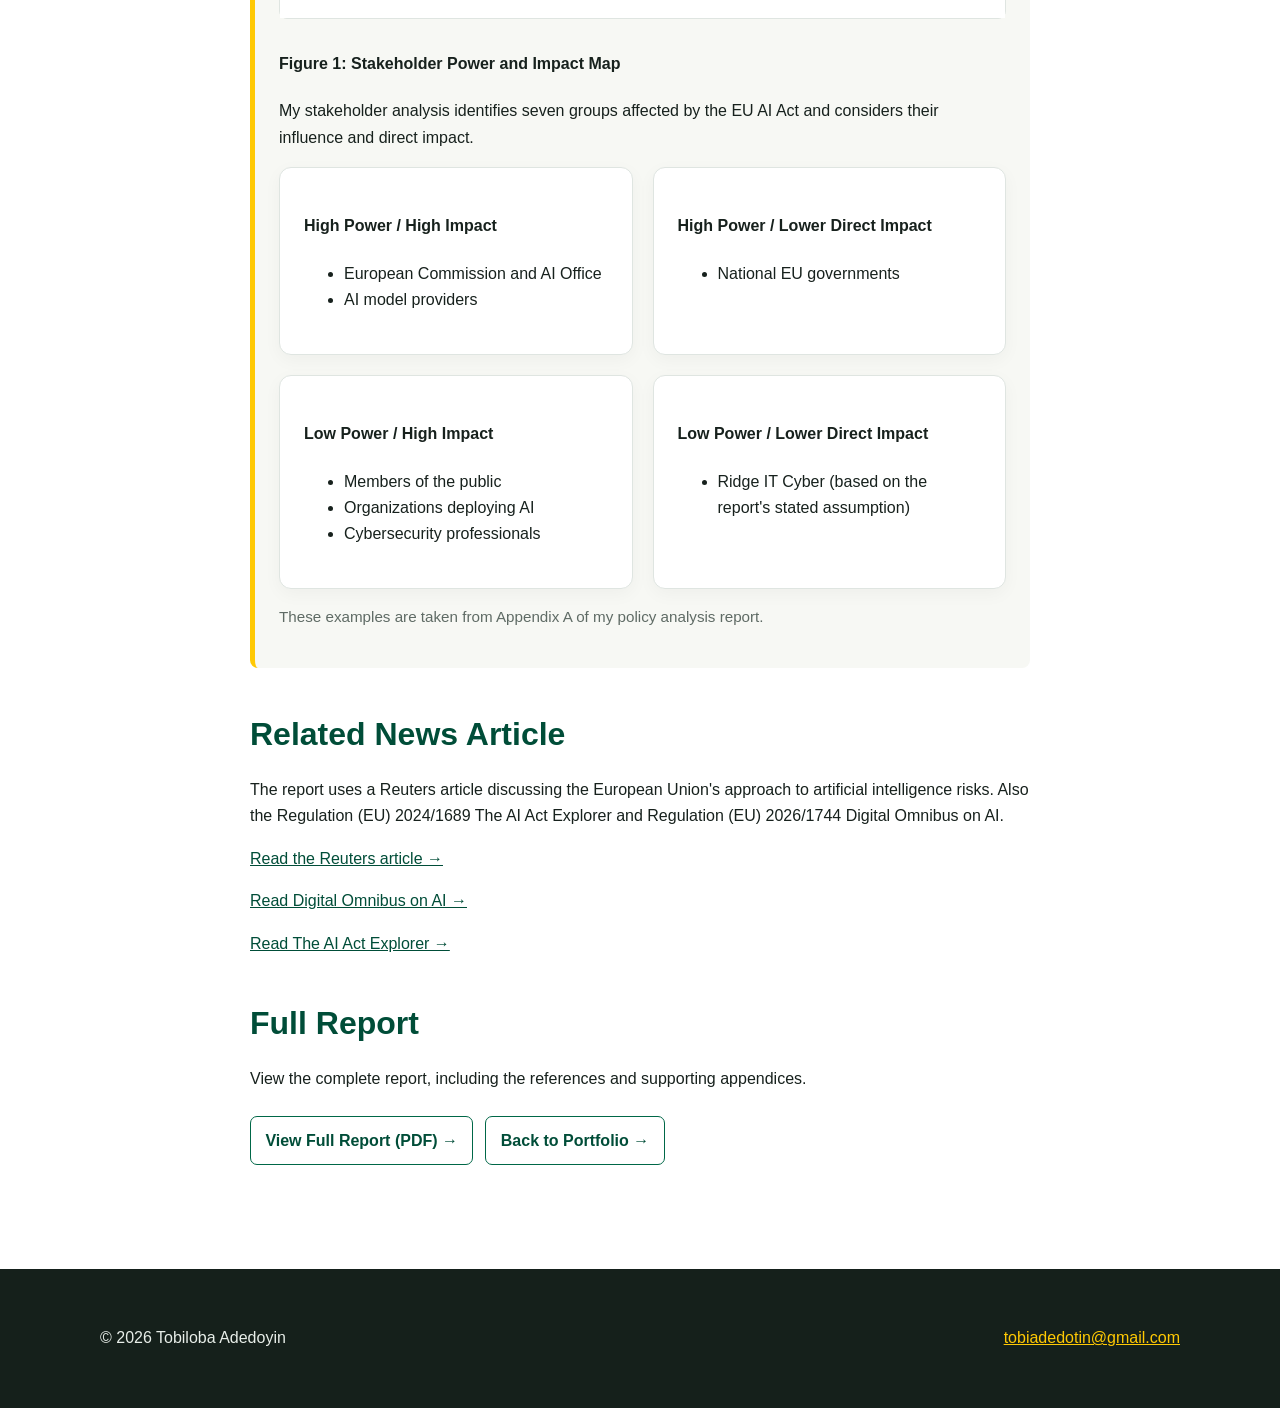
<file: policy-analysis.html>
<!doctype html>
<html lang="en">
<head>
<meta charset="utf-8">
<meta name="viewport" content="width=device-width, initial-scale=1">
<meta name="description" content="Policy analysis of the European Union Artificial Intelligence Act by Tobiloba Adedoyin.">
<title>AI Policy Analysis | Tobiloba Adedoyin</title>
<link rel="stylesheet" href="styles.css">
</head>

<body>
<a class="skip-link" href="#main-content">Skip to main content</a>

<header class="site-header">
  <div class="nav-wrap">
    <a class="brand" href="index.html">
      <span class="brand-mark" aria-hidden="true">TA</span>
      <span>Tobiloba Adedoyin</span>
    </a>
    <button class="nav-toggle" type="button"
      aria-expanded="false" aria-controls="site-nav">☰ Menu</button>
    <nav id="site-nav" class="site-nav" aria-label="Main navigation"></nav>
  </div>
</header>

<main id="main-content">
    
<section class="page-hero">
  <div class="container">
    <p class="eyebrow">Cybersecurity &amp; Technology Policy</p>
    <h1>EU Artificial Intelligence Act</h1>
    <p class="section-intro">
      Policy Analysis Report
    </p>
  </div>
</section>

<section class="section">
  <div class="container prose">

    <h2>Project Overview</h2>
    <p>
      This report examines the European Union Artificial Intelligence Act
      and its impact on organizations, technology developers, and
      cybersecurity professionals. It demonstrates my ability to research
      technology policies, evaluate stakeholder impacts, identify
      cybersecurity concerns, and develop practical recommendations.
    </p>

    <h2>Skills Demonstrated</h2>
    <ul class="list">
      <li>Technology policy research and analysis</li>
      <li>Cybersecurity risk assessment</li>
      <li>Stakeholder analysis</li>
      <li>Critical thinking and professional recommendations</li>
      <li>Understanding artificial intelligence security requirements</li>
    </ul>

    <h2>Key Findings</h2>
    <p>
      The analysis explores how the AI Act establishes requirements for
      different categories of AI systems. It also considers how organizations
      should evaluate AI-related risks, data access, security practices,
      and regulatory responsibilities.
    </p>

<div class="contact-box">
  <h3>Featured Analysis</h3>

  <h4>Table 1: News Article Claim Check</h4>
  <p>
    My claim-check table evaluates three statements from the Reuters
    article and compares them with the EU AI Act.
  </p>

  <div class="table-scroll">
    <table class="data-table">
      <thead>
        <tr>
          <th>Article Claim</th>
          <th>Policy Connection</th>
          <th>My Evaluation</th>
        </tr>
      </thead>
      <tbody>
        <tr>
          <td>The AI Act covers the whole life cycle of AI models.</td>
          <td>Articles 9, 15, and 55</td>
          <td>Oversimplified</td>
        </tr>
        <tr>
          <td>The Commission requested information from more than 30 AI companies.</td>
          <td>Articles 91 and 92</td>
          <td>Accurate as reported</td>
        </tr>
        <tr>
          <td>Investigations could result in fines of up to 7% of global annual turnover.</td>
          <td>Articles 5 and 99</td>
          <td>Oversimplified</td>
        </tr>
      </tbody>
    </table>
  </div>

  <h4>Figure 1: Stakeholder Power and Impact Map</h4>
  <p>
    My stakeholder analysis identifies seven groups affected by the
    EU AI Act and considers their influence and direct impact.
  </p>

  <div class="module-grid">
    <div class="module-card">
      <h4>High Power / High Impact</h4>
      <ul>
        <li>European Commission and AI Office</li>
        <li>AI model providers</li>
      </ul>
    </div>

    <div class="module-card">
      <h4>High Power / Lower Direct Impact</h4>
      <ul>
        <li>National EU governments</li>
      </ul>
    </div>

    <div class="module-card">
      <h4>Low Power / High Impact</h4>
      <ul>
        <li>Members of the public</li>
        <li>Organizations deploying AI</li>
        <li>Cybersecurity professionals</li>
      </ul>
    </div>

    <div class="module-card">
      <h4>Low Power / Lower Direct Impact</h4>
      <ul>
        <li>Ridge IT Cyber (based on the report's stated assumption)</li>
      </ul>
    </div>
  </div>

  <p class="meta">
    These examples are taken from Appendix A of my policy analysis report.
  </p>
</div>

    <h2>Related News Article</h2>
    <p>
      The report uses a Reuters article discussing the European Union's
      approach to artificial intelligence risks. Also the Regulation (EU) 2024/1689
The AI Act Explorer and Regulation (EU) 2026/1744
Digital Omnibus on AI.
    </p>
    <p>
      <a href="https://www.reuters.com/world/eu-tech-chief-says-bloc-well-equipped-fend-off-rogue-ai-risk-2026-10-09/"
         target="_blank" rel="noopener noreferrer">
        Read the Reuters article →
      </a>
    </p>
    </p>
    <p>
      <a href="https://artificialintelligenceact.eu/ai-act-explorer/digital-omnibus/"
         target="_blank" rel="noopener noreferrer">
        Read Digital Omnibus on AI →
      </a>
    </p>
       </p>
    <p>
      <a href="https://artificialintelligenceact.eu/ai-act-explorer/"
         target="_blank" rel="noopener noreferrer">
        Read The AI Act Explorer
 →
      </a>
    </p>
    <h2>Full Report</h2>
    <p>
      View the complete report, including the references and supporting
      appendices.
    </p>

    <div class="module-actions">
      <a href="assets/Information Policy Overview.pdf"
         target="_blank" rel="noopener noreferrer">
        View Full Report (PDF) →
      </a>
      <a href="portfolio.html">Back to Portfolio →</a>
    </div>

  </div>
</section>
</main>

<footer class="site-footer">
  <div class="container footer-grid">
    <p>© 2026 Tobiloba Adedoyin</p>
    <p><a href="mailto:tobiadedotin@gmail.com">tobiadedotin@gmail.com</a></p>
  </div>
</footer>

<script src="nav.js" defer></script>
</body>
</html>
</file>
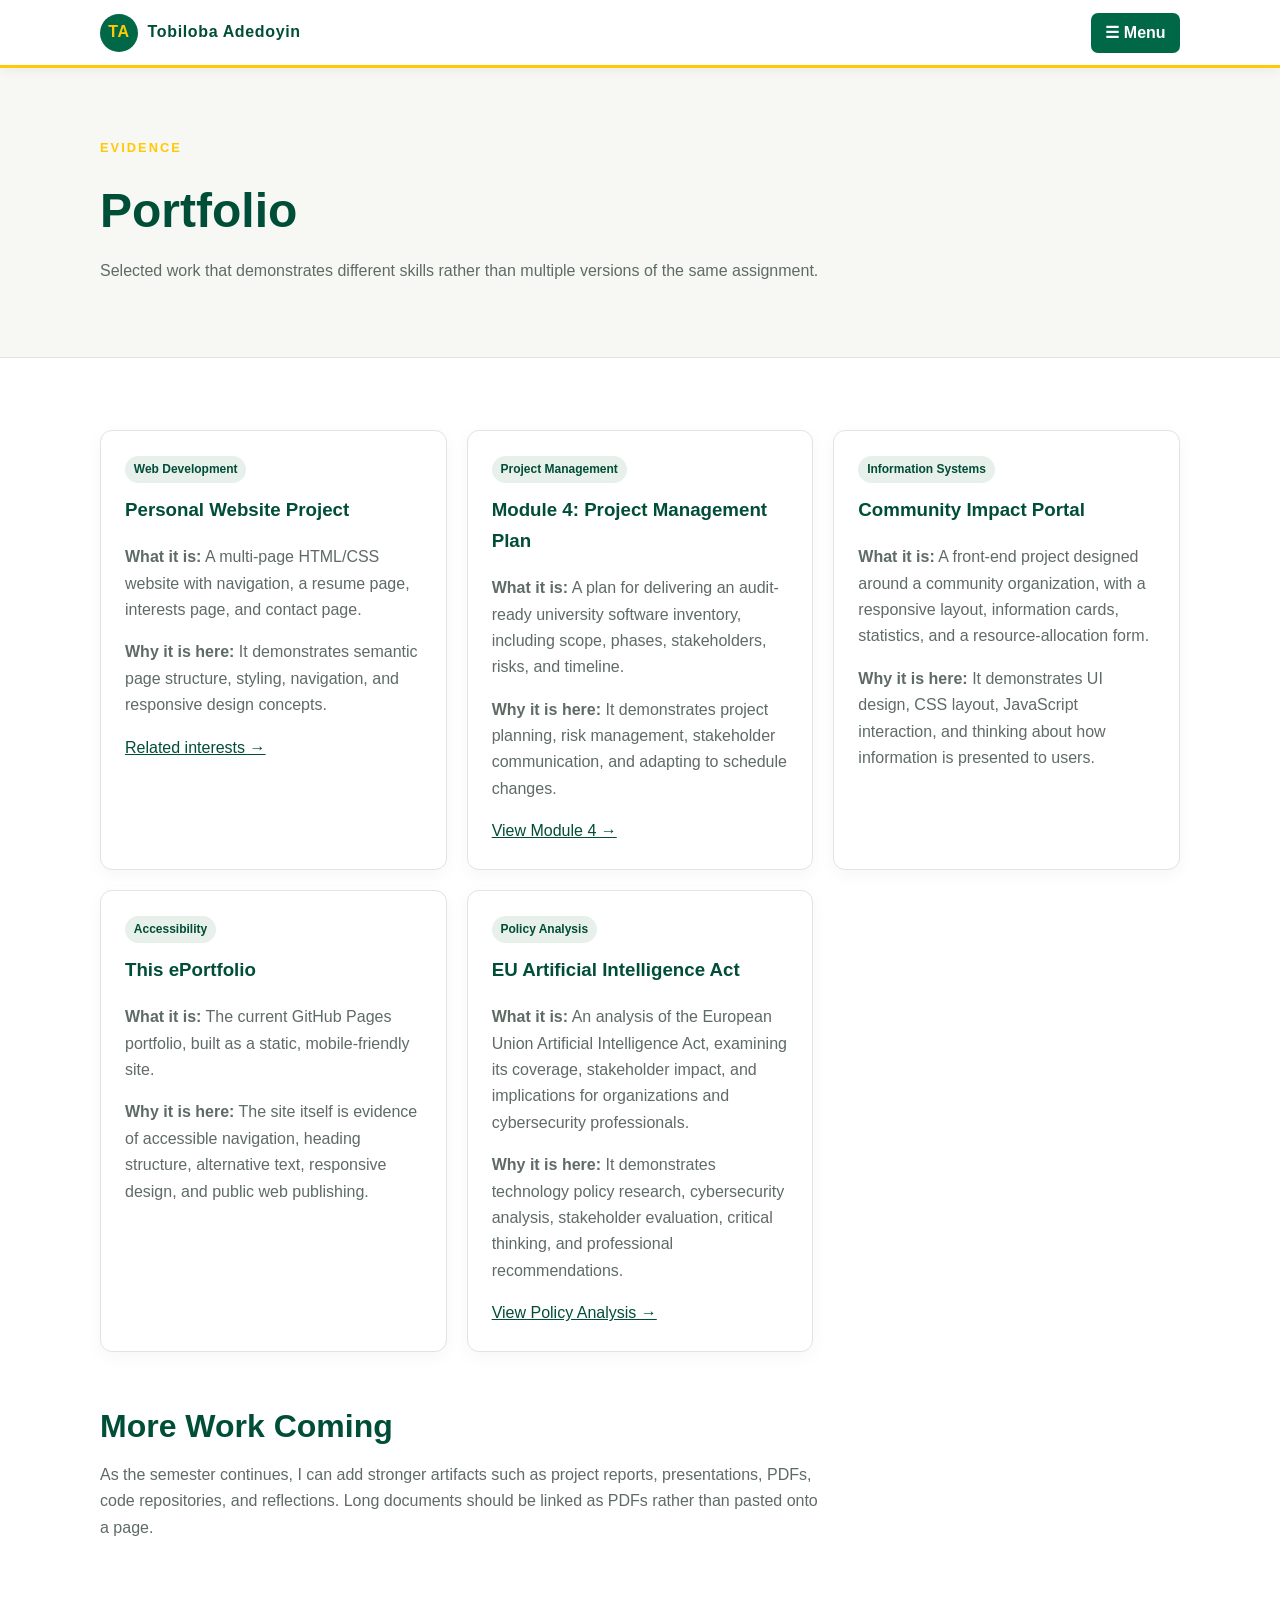
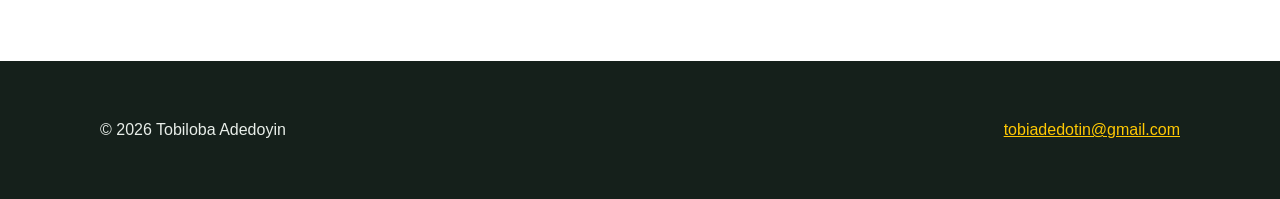
<file: portfolio.html>
<!doctype html>
<html lang="en">
<head>
<meta charset="utf-8">
<meta name="viewport" content="width=device-width, initial-scale=1">
<meta name="description" content="Tobiloba Adedoyin's professional ePortfolio.">
<title>Portfolio | Tobiloba Adedoyin</title>
<link rel="stylesheet" href="styles.css">
</head>
<body>
<a class="skip-link" href="#main-content">Skip to main content</a>
<header class="site-header">
  <div class="nav-wrap">
    <a class="brand" href="index.html"><span class="brand-mark" aria-hidden="true">TA</span><span>Tobiloba Adedoyin</span></a>
    <button class="nav-toggle" type="button" aria-expanded="false" aria-controls="site-nav">☰ Menu</button>
<nav id="site-nav" class="site-nav" aria-label="Main navigation"></nav>  
</div>
</header>
<main id="main-content">
<section class="page-hero"><div class="container"><p class="eyebrow">Evidence</p><h1>Portfolio</h1><p class="section-intro">Selected work that demonstrates different skills rather than multiple versions of the same assignment.</p></div></section>
<section class="section"><div class="container">
<div class="grid">
<article class="card"><span class="tag">Web Development</span><h3>Personal Website Project</h3><p><strong>What it is:</strong> A multi-page HTML/CSS website with navigation, a resume page, interests page, and contact page.</p><p><strong>Why it is here:</strong> It demonstrates semantic page structure, styling, navigation, and responsive design concepts.</p><div class="project-actions"><a href="interests.html">Related interests →</a></div></article>
<article class="card"><span class="tag">Project Management</span><h3>Module 4: Project Management Plan</h3><p><strong>What it is:</strong> A plan for delivering an audit-ready university software inventory, including scope, phases, stakeholders, risks, and timeline.</p><p><strong>Why it is here:</strong> It demonstrates project planning, risk management, stakeholder communication, and adapting to schedule changes.</p><div class="project-actions"><a href="module4.html">View Module 4 →</a></div></article>
<article class="card"><span class="tag">Information Systems</span><h3>Community Impact Portal</h3><p><strong>What it is:</strong> A front-end project designed around a community organization, with a responsive layout, information cards, statistics, and a resource-allocation form.</p><p><strong>Why it is here:</strong> It demonstrates UI design, CSS layout, JavaScript interaction, and thinking about how information is presented to users.</p></article>
<article class="card"><span class="tag">Accessibility</span><h3>This ePortfolio</h3><p><strong>What it is:</strong> The current GitHub Pages portfolio, built as a static, mobile-friendly site.</p><p><strong>Why it is here:</strong> The site itself is evidence of accessible navigation, heading structure, alternative text, responsive design, and public web publishing.</p></article>
 <article class="card">
    <span class="tag">Policy Analysis</span>
    <h3>EU Artificial Intelligence Act</h3>
    <p><strong>What it is:</strong> An analysis of the European Union Artificial Intelligence Act, examining its coverage, stakeholder impact, and implications for organizations and cybersecurity professionals.</p>
    <p><strong>Why it is here:</strong> It demonstrates technology policy research, cybersecurity analysis, stakeholder evaluation, critical thinking, and professional recommendations.</p>
    <div class="project-actions">
      <a href="policy-analysis.html">View Policy Analysis →</a>
    </div>
  </article>  
</div>
<h2 style="margin-top:3rem">More Work Coming</h2>
<p class="section-intro">As the semester continues, I can add stronger artifacts such as project reports, presentations, PDFs, code repositories, and reflections. Long documents should be linked as PDFs rather than pasted onto a page.</p>
</div></section>
</main>
<footer class="site-footer">
  <div class="container footer-grid">
    <p>© 2026 Tobiloba Adedoyin</p>
    <p><a href="mailto:tobiadedotin@gmail.com">tobiadedotin@gmail.com</a></p>
  </div>
</footer>
<script src="nav.js" defer></script>
</body>
</html>
</file>
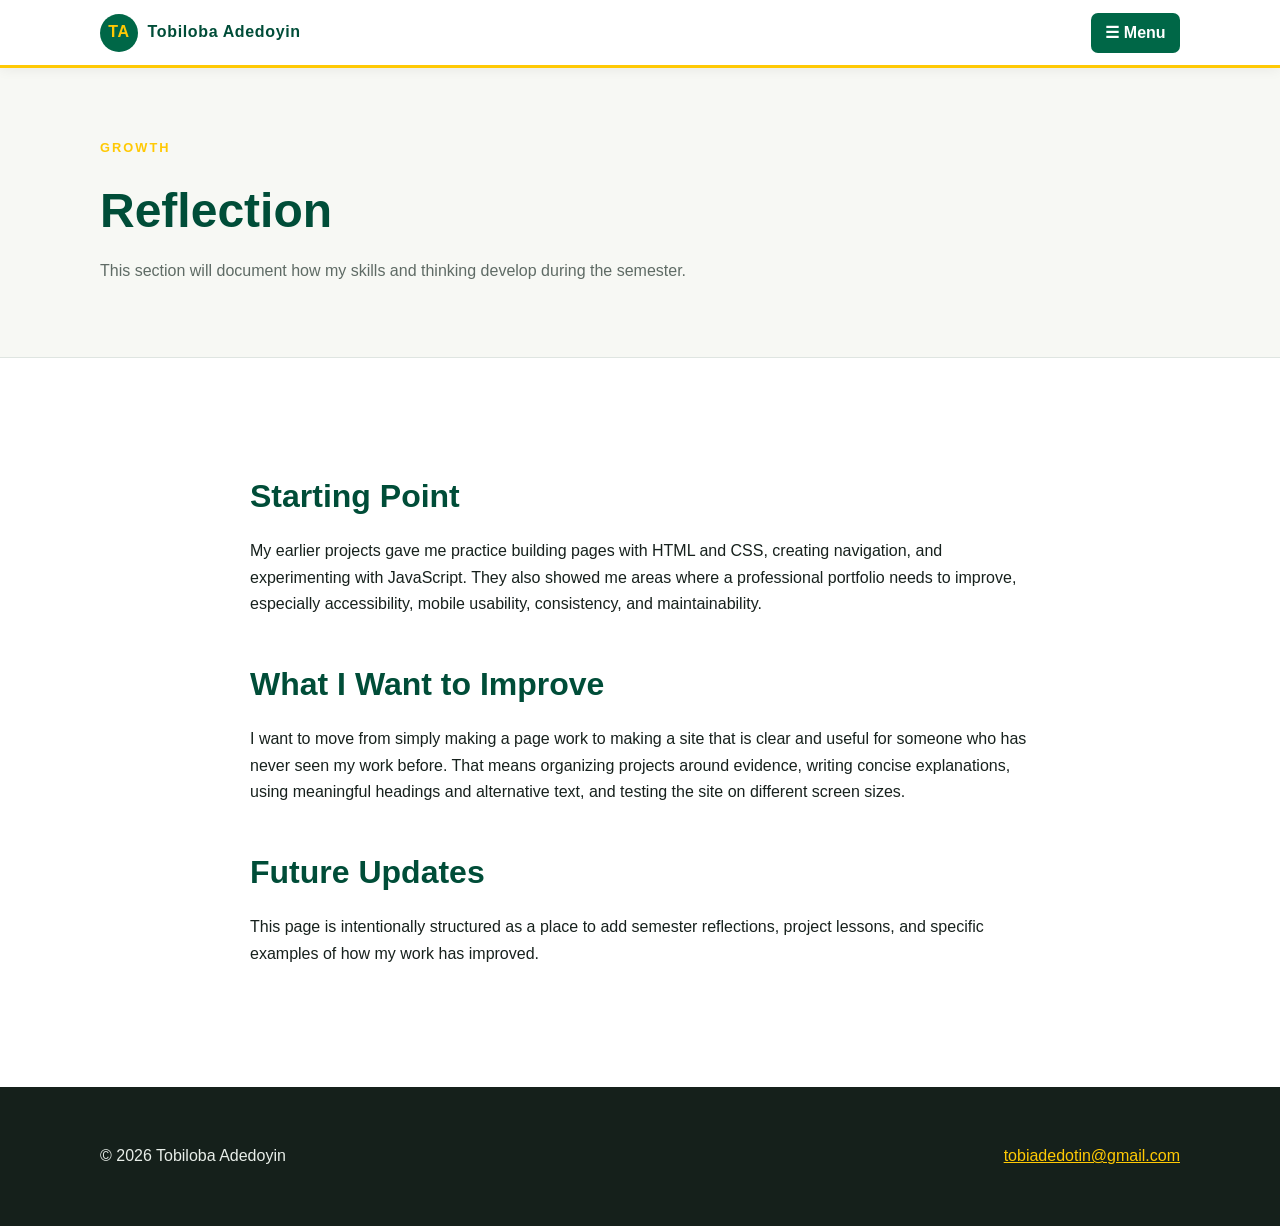
<file: reflection.html>
<!doctype html>
<html lang="en">
<head>
<meta charset="utf-8">
<meta name="viewport" content="width=device-width, initial-scale=1">
<meta name="description" content="Tobiloba Adedoyin's professional ePortfolio.">
<title>Reflection | Tobiloba Adedoyin</title>
<link rel="stylesheet" href="styles.css">
</head>
<body>
<a class="skip-link" href="#main-content">Skip to main content</a>
<header class="site-header">
  <div class="nav-wrap">
    <a class="brand" href="index.html"><span class="brand-mark" aria-hidden="true">TA</span><span>Tobiloba Adedoyin</span></a>
    <button class="nav-toggle" type="button" aria-expanded="false" aria-controls="site-nav">☰ Menu</button>
<nav id="site-nav" class="site-nav" aria-label="Main navigation"></nav>  
</div>
</header>
<main id="main-content">
<section class="page-hero"><div class="container"><p class="eyebrow">Growth</p><h1>Reflection</h1><p class="section-intro">This section will document how my skills and thinking develop during the semester.</p></div></section>
<section class="section"><div class="container prose">
<h2>Starting Point</h2>
<p>My earlier projects gave me practice building pages with HTML and CSS, creating navigation, and experimenting with JavaScript. They also showed me areas where a professional portfolio needs to improve, especially accessibility, mobile usability, consistency, and maintainability.</p>
<h2>What I Want to Improve</h2>
<p>I want to move from simply making a page work to making a site that is clear and useful for someone who has never seen my work before. That means organizing projects around evidence, writing concise explanations, using meaningful headings and alternative text, and testing the site on different screen sizes.</p>
<h2>Future Updates</h2>
<p>This page is intentionally structured as a place to add semester reflections, project lessons, and specific examples of how my work has improved.</p>
</div></section>
</main>
<footer class="site-footer">
  <div class="container footer-grid">
    <p>© 2026 Tobiloba Adedoyin</p>
    <p><a href="mailto:tobiadedotin@gmail.com">tobiadedotin@gmail.com</a></p>
  </div>
</footer>
<script src="nav.js" defer></script>
</body>
</html>
</file>
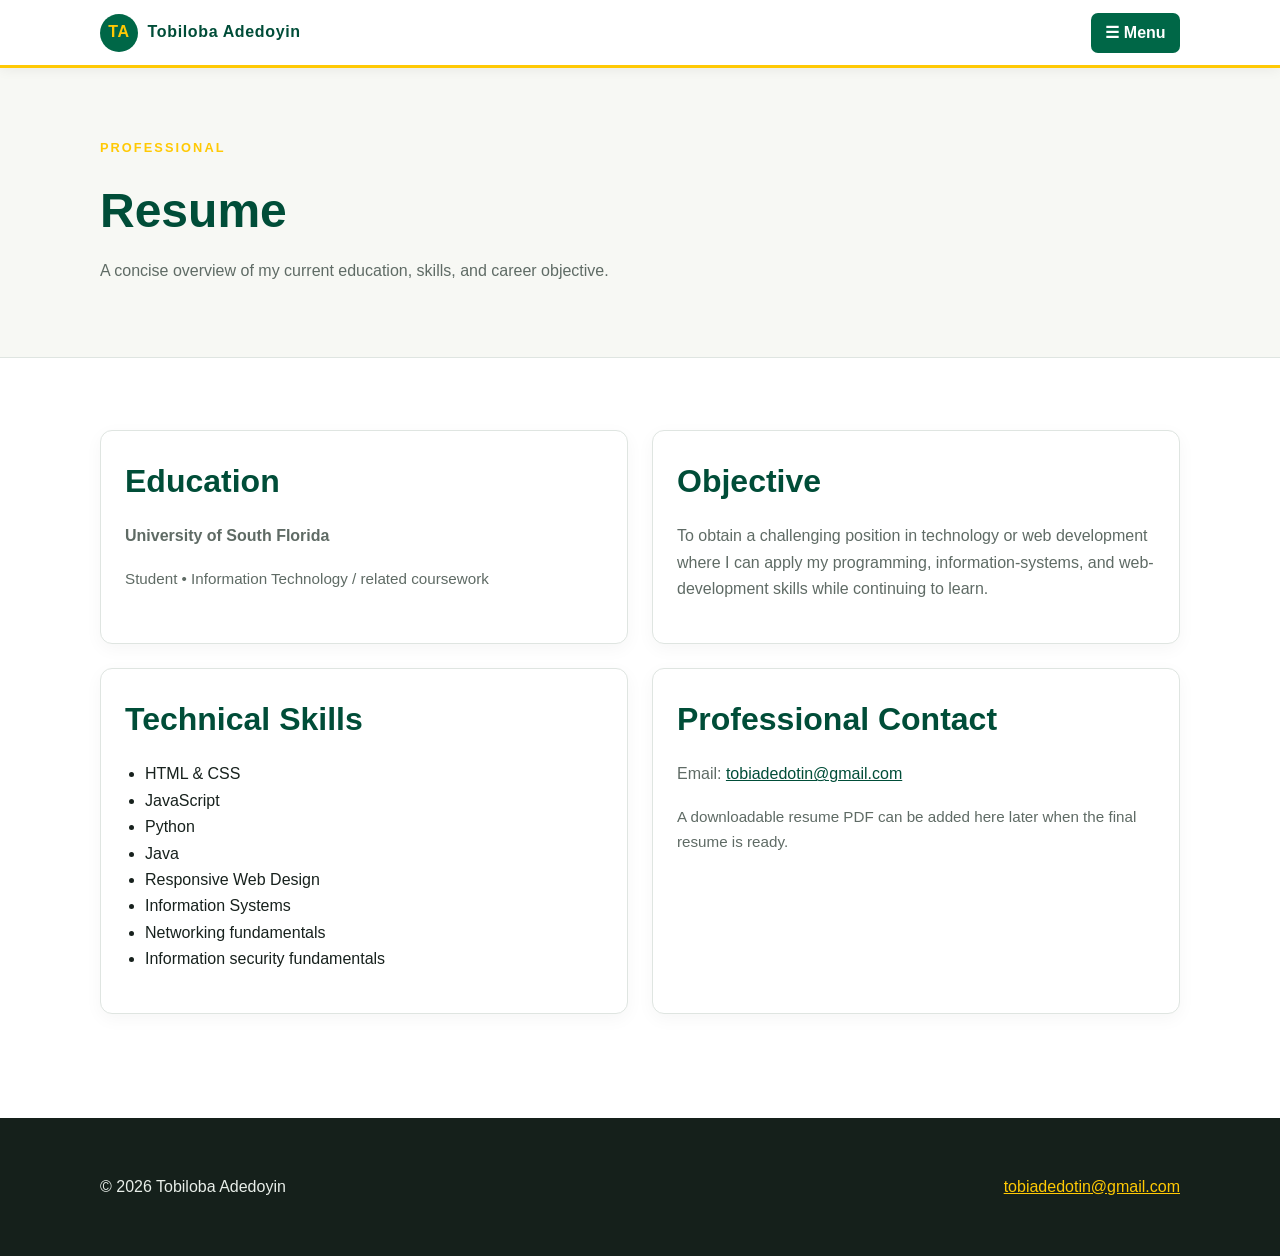
<file: resume.html>
<!doctype html>
<html lang="en">
<head>
<meta charset="utf-8">
<meta name="viewport" content="width=device-width, initial-scale=1">
<meta name="description" content="Tobiloba Adedoyin's professional ePortfolio.">
<title>Resume | Tobiloba Adedoyin</title>
<link rel="stylesheet" href="styles.css">
</head>
<body>
<a class="skip-link" href="#main-content">Skip to main content</a>
<header class="site-header">
  <div class="nav-wrap">
    <a class="brand" href="index.html"><span class="brand-mark" aria-hidden="true">TA</span><span>Tobiloba Adedoyin</span></a>
    <button class="nav-toggle" type="button" aria-expanded="false" aria-controls="site-nav">☰ Menu</button>
<nav id="site-nav" class="site-nav" aria-label="Main navigation"></nav>  
</div>
</header>
<main id="main-content">
<section class="page-hero"><div class="container"><p class="eyebrow">Professional</p><h1>Resume</h1><p class="section-intro">A concise overview of my current education, skills, and career objective.</p></div></section>
<section class="section"><div class="container">
<div class="resume-grid">
<article class="card"><h2>Education</h2><p><strong>University of South Florida</strong></p><p class="meta">Student • Information Technology / related coursework</p></article>
<article class="card"><h2>Objective</h2><p>To obtain a challenging position in technology or web development where I can apply my programming, information-systems, and web-development skills while continuing to learn.</p></article>
</div>
<div class="resume-grid" style="margin-top:1.5rem">
<article class="card"><h2>Technical Skills</h2><ul class="list"><li>HTML &amp; CSS</li><li>JavaScript</li><li>Python</li><li>Java</li><li>Responsive Web Design</li><li>Information Systems</li><li>Networking fundamentals</li><li>Information security fundamentals</li></ul></article>
<article class="card"><h2>Professional Contact</h2><p>Email: <a href="mailto:tobiadedotin@gmail.com">tobiadedotin@gmail.com</a></p><p class="meta">A downloadable resume PDF can be added here later when the final resume is ready.</p></article>
</div>
</div></section>
</main>
<footer class="site-footer">
  <div class="container footer-grid">
    <p>© 2026 Tobiloba Adedoyin</p>
    <p><a href="mailto:tobiadedotin@gmail.com">tobiadedotin@gmail.com</a></p>
  </div>
</footer>
<script src="nav.js" defer></script>
</body>
</html>
</file>
<file: styles.css>
:root{
  --green:#006747;
  --green-dark:#004d38;
  --gold:#ffc904;
  --cream:#f7f8f4;
  --ink:#17211d;
  --muted:#5f6b65;
  --white:#fff;
  --border:#dfe5e1;
  --max:1120px;
}
*{box-sizing:border-box}
html{scroll-behavior:smooth}
body{margin:0;font-family:Arial,Helvetica,sans-serif;color:var(--ink);background:var(--white);line-height:1.65}
a{color:var(--green-dark)}
a:focus-visible,button:focus-visible{outline:3px solid var(--gold);outline-offset:3px}
.skip-link{position:absolute;left:-9999px;top:auto}
.skip-link:focus{left:1rem;top:1rem;background:var(--white);padding:.75rem 1rem;z-index:9999}
.site-header{position:sticky;top:0;z-index:1000;background:rgba(255,255,255,.97);border-bottom:3px solid var(--gold);box-shadow:0 2px 12px rgba(0,0,0,.06)}
.nav-wrap{max-width:var(--max);margin:auto;padding:.8rem 1.25rem;display:flex;align-items:center;justify-content:space-between;gap:1rem;position:relative}
.brand{text-decoration:none;color:var(--green-dark);font-weight:800;letter-spacing:.04em;display:flex;align-items:center;gap:.6rem}
.brand-mark{display:grid;place-items:center;width:38px;height:38px;border-radius:50%;background:var(--green);color:var(--gold);font-weight:900}
.nav-toggle{display:inline-flex;align-items:center;gap:.45rem;background:var(--green);color:var(--white);border:0;border-radius:7px;padding:.65rem .9rem;font-weight:700;font-size:1rem;cursor:pointer}
.nav-toggle:hover{background:var(--green-dark)}
.site-nav{display:none;position:absolute;top:calc(100% + .25rem);right:1.25rem;z-index:1100;min-width:210px;max-height:70vh;overflow-y:auto;flex-direction:column;gap:.2rem;padding:.55rem;background:var(--white);border:1px solid var(--border);border-radius:10px;box-shadow:0 8px 24px rgba(0,0,0,.16)}
.site-nav.open{display:flex}
.site-nav a{text-decoration:none;color:var(--ink);font-weight:700;padding:.65rem .75rem;border-radius:6px}
.site-nav a:hover,.site-nav a[aria-current="page"]{background:var(--green);color:var(--white)}
.container{max-width:var(--max);margin:auto;padding:0 1.25rem}
.hero{background:linear-gradient(135deg,var(--green-dark),var(--green));color:var(--white);padding:6rem 0}
.hero-grid{display:grid;grid-template-columns:1.4fr .8fr;gap:3rem;align-items:center}
.eyebrow{text-transform:uppercase;letter-spacing:.16em;font-size:.8rem;font-weight:800;color:var(--gold)}
.hero h1{font-size:clamp(2.5rem,6vw,4.7rem);line-height:1.05;margin:.5rem 0 1rem}
.hero p{font-size:1.15rem;max-width:700px;color:#f1f5f2}
.btn{display:inline-block;margin-top:1rem;padding:.8rem 1.1rem;border-radius:7px;text-decoration:none;font-weight:800}
.btn-primary{background:var(--gold);color:#183020}
.btn-secondary{border:2px solid var(--white);color:var(--white);margin-left:.5rem}
.hero-card{background:var(--white);color:var(--ink);padding:1.5rem;border-radius:14px;box-shadow:0 16px 40px rgba(0,0,0,.2)}
.hero-card img{display:block;max-width:220px;width:100%;height:auto;margin:auto}
.section{padding:4.5rem 0}
.section.alt{background:var(--cream)}
.section h2{font-size:2rem;color:var(--green-dark);margin:0 0 .6rem}
.section-intro{max-width:720px;color:var(--muted);margin-top:0}
.grid{display:grid;grid-template-columns:repeat(3,1fr);gap:1.25rem}
.card{border:1px solid var(--border);border-radius:12px;padding:1.5rem;background:var(--white);box-shadow:0 5px 18px rgba(0,0,0,.04)}
.card h3{margin-top:0;color:var(--green-dark)}
.card .tag{display:inline-block;font-size:.75rem;font-weight:800;background:#e8f0eb;color:var(--green-dark);padding:.25rem .55rem;border-radius:999px;margin-bottom:.7rem}
.card p{color:var(--muted)}
.page-hero{background:var(--cream);padding:3.5rem 0;border-bottom:1px solid var(--border)}
.page-hero h1{font-size:3rem;color:var(--green-dark);margin:0 0 .5rem}
.prose{max-width:820px}
.prose h2{margin-top:2.5rem}
.list{padding-left:1.25rem}
.resume-grid{display:grid;grid-template-columns:1fr 1fr;gap:1.5rem}
.meta{color:var(--muted);font-size:.95rem}
.project-actions{margin-top:1rem}
.site-footer{background:#15201b;color:#e8eee9;padding:2.5rem 0;margin-top:2rem}
.site-footer a{color:var(--gold)}
.footer-grid{display:flex;justify-content:space-between;gap:1rem;flex-wrap:wrap}
.contact-box{border-left:5px solid var(--gold);background:var(--cream);padding:1.5rem;border-radius:8px}
small.note{display:block;color:var(--muted);margin-top:.75rem}
@media(max-width:850px){
  .nav-wrap{flex-wrap:nowrap}
  .hero-grid,.resume-grid{grid-template-columns:1fr}
  .grid{grid-template-columns:1fr}
  .hero{padding:4rem 0}
  .hero-card{max-width:420px}
  .btn-secondary{margin-left:0}
}
@media(prefers-reduced-motion:reduce){
  html{scroll-behavior:auto}
}


.video-card { margin: 1rem 0 1.25rem; }
.video-card video { display:block; width:100%; max-width:900px; height:auto; border-radius:12px; }
.citation { font-size:0.95rem; }


/* Coursework modules */
.module-grid{display:grid;grid-template-columns:repeat(2,minmax(0,1fr));gap:1.25rem}
.module-card{border:1px solid var(--border);border-radius:12px;padding:1.5rem;background:var(--white);box-shadow:0 5px 18px rgba(0,0,0,.04)}
.module-card h2,.module-card h3{color:var(--green-dark);margin-top:.25rem}
.module-status{display:inline-block;background:#e8f0eb;color:var(--green-dark);font-size:.78rem;font-weight:800;padding:.2rem .55rem;border-radius:999px}
.table-scroll{overflow-x:visible;margin:1rem 0 2rem;border:1px solid var(--border);border-radius:8px;width:100%}
.data-table{width:100%;min-width:0;table-layout:fixed;border-collapse:collapse;background:var(--white)}
.data-table th,.data-table td{padding:.8rem;text-align:left;vertical-align:top;border-bottom:1px solid var(--border);overflow-wrap:anywhere;word-break:normal}
.data-table th{background:#e8f0eb;color:var(--green-dark)}
.data-table tr:last-child td{border-bottom:0}
.module-content h2{color:var(--green-dark);margin-top:2.5rem}
.module-content h3{margin-top:1.5rem}
.module-actions{display:flex;gap:.75rem;flex-wrap:wrap;margin-top:1.5rem}
.module-actions a{display:inline-block;padding:.65rem .9rem;border:1px solid var(--green);border-radius:7px;text-decoration:none;font-weight:700}
@media(max-width:700px){.module-grid{grid-template-columns:1fr}.page-hero h1{font-size:2.35rem}}

/* Desktop-first coursework tables: keep every column visible. */
@media (max-width: 700px) {
  .table-scroll { overflow-x: auto; -webkit-overflow-scrolling: touch; }
  .data-table { min-width: 650px; table-layout: auto; }
}
</file>
